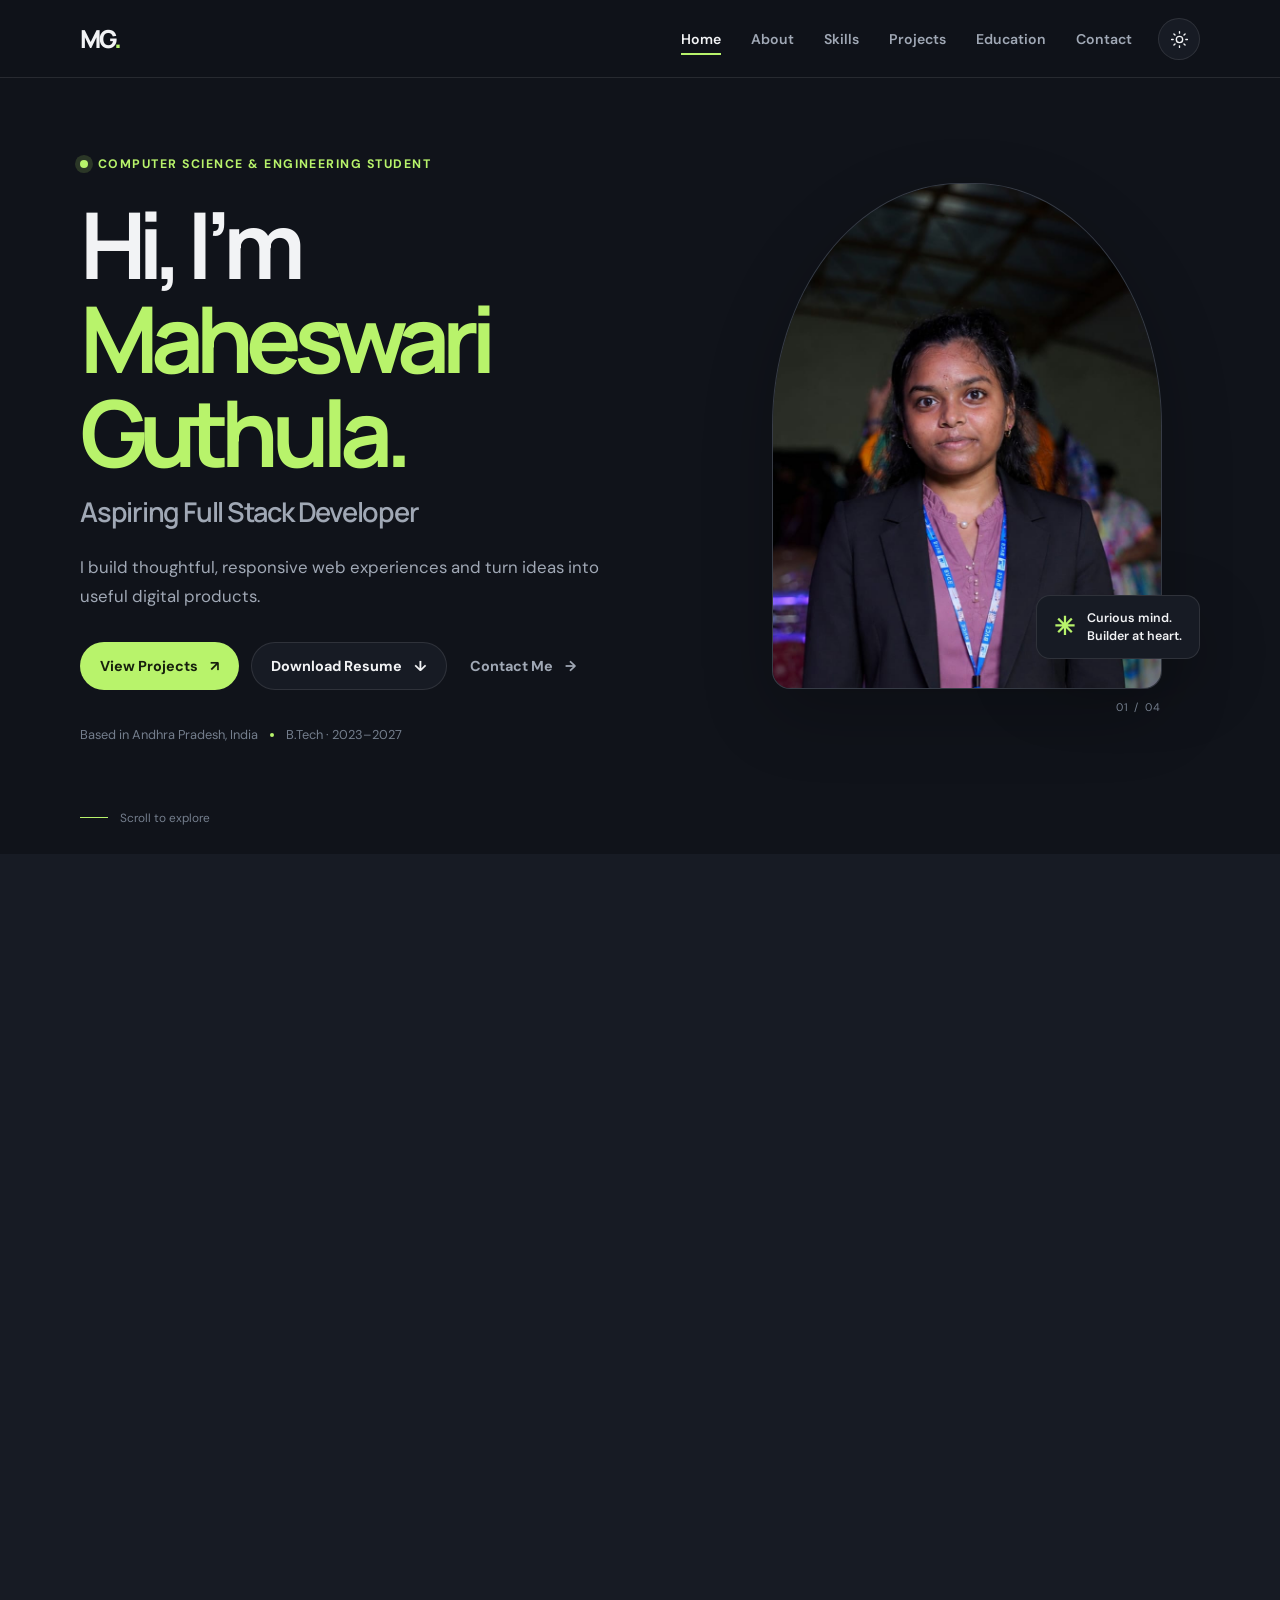
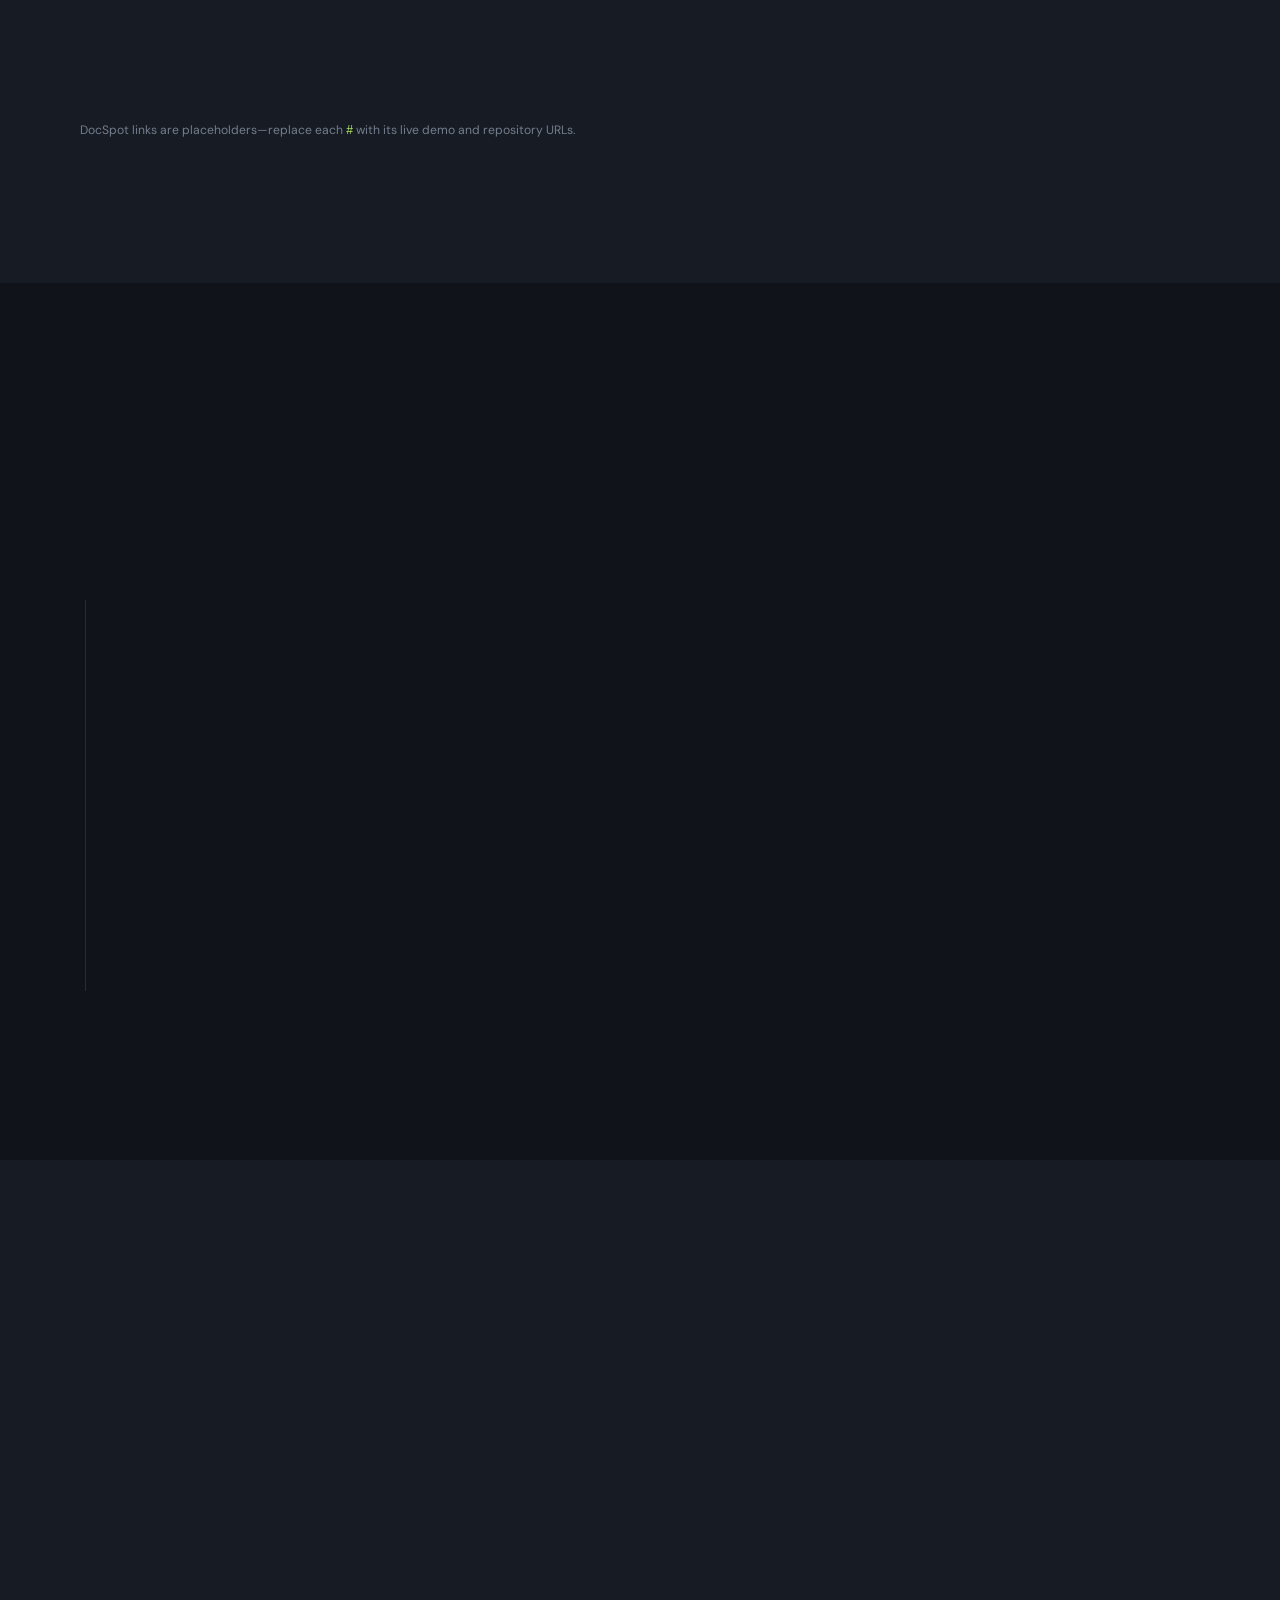
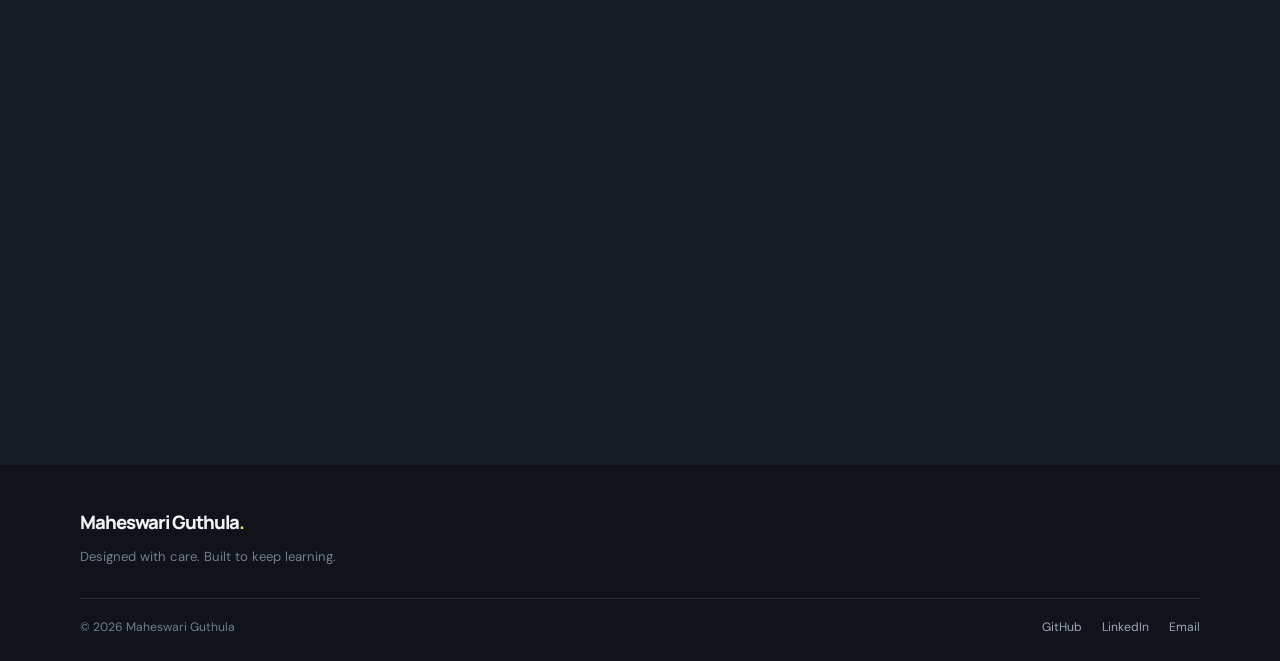
<file: index.html>
<!DOCTYPE html>
<html>
<head>
  <meta http-equiv="refresh" content="0; url=Week1_Portfolio/Week_01/">
  <title>Redirecting...</title>
</head>
<body>
  <a href="Week1_Portfolio/Week_01/">Open my portfolio</a>
</body>
</html>
</file>
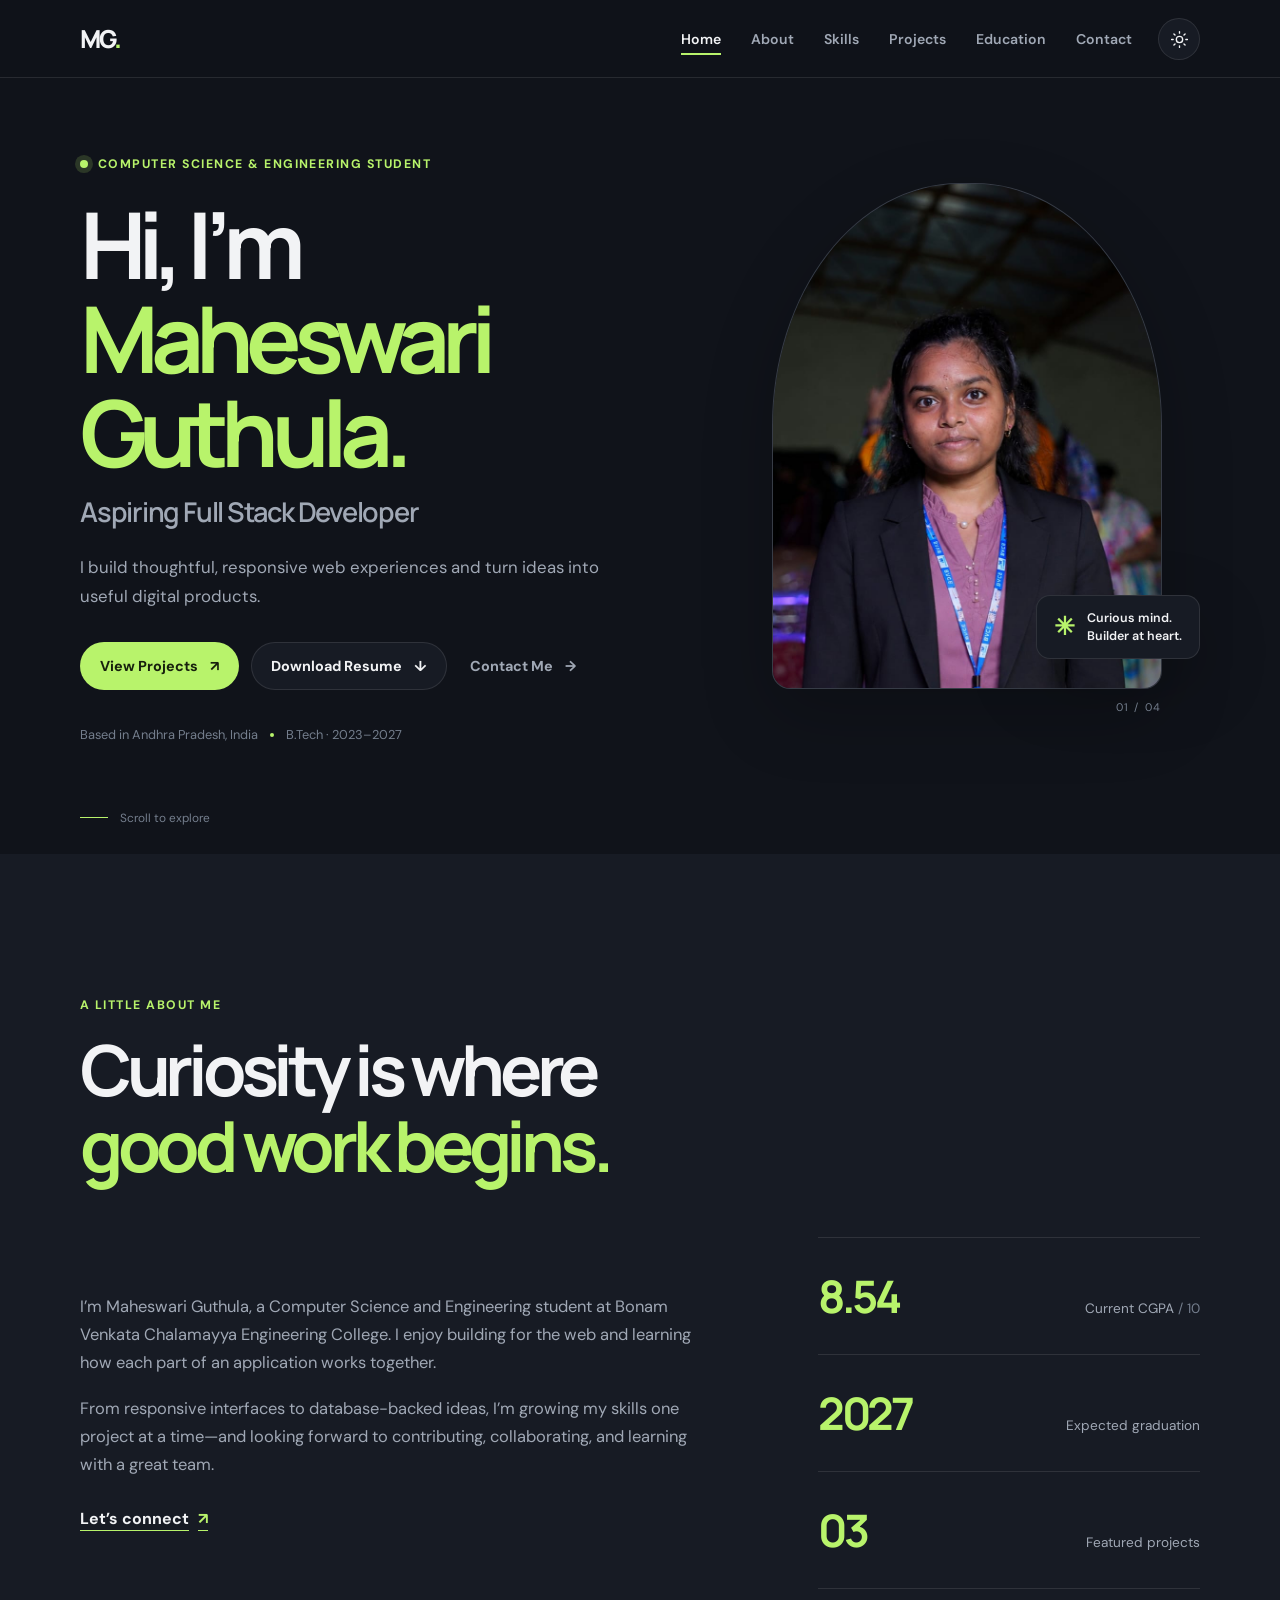
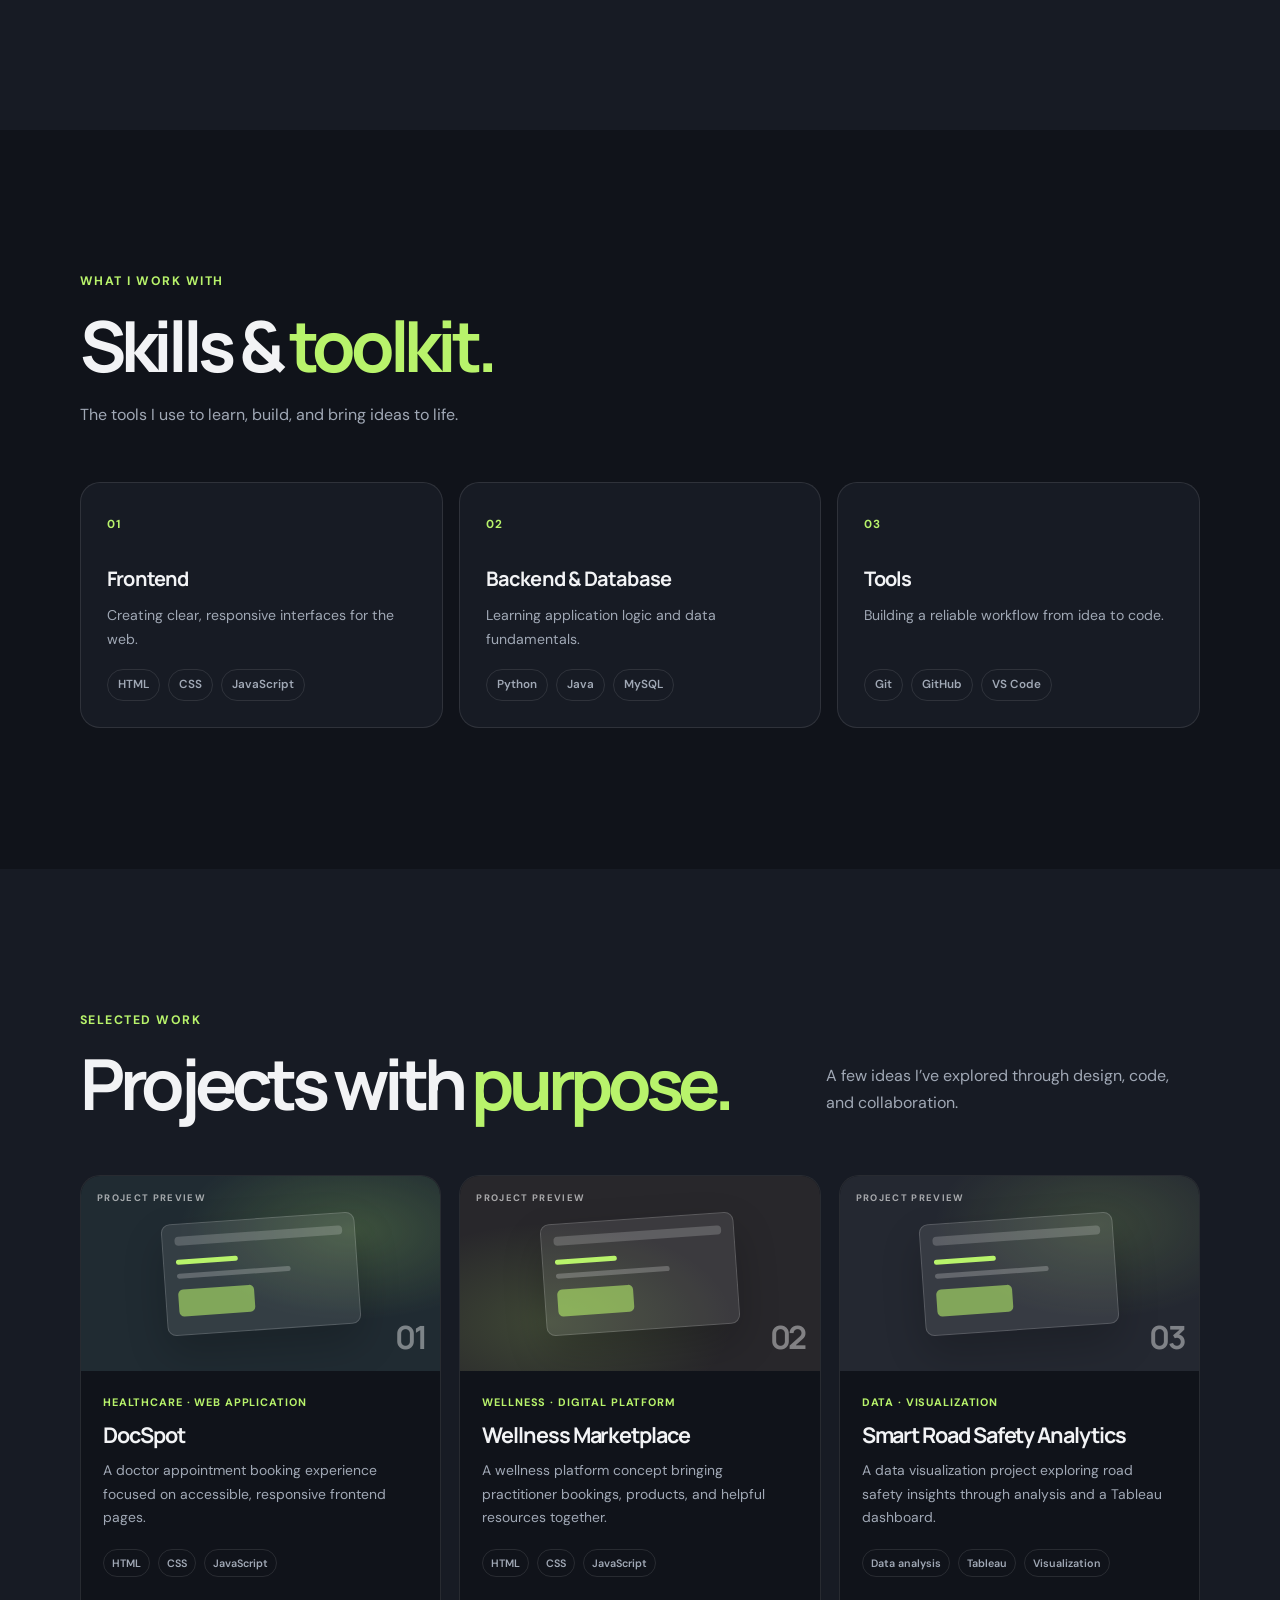
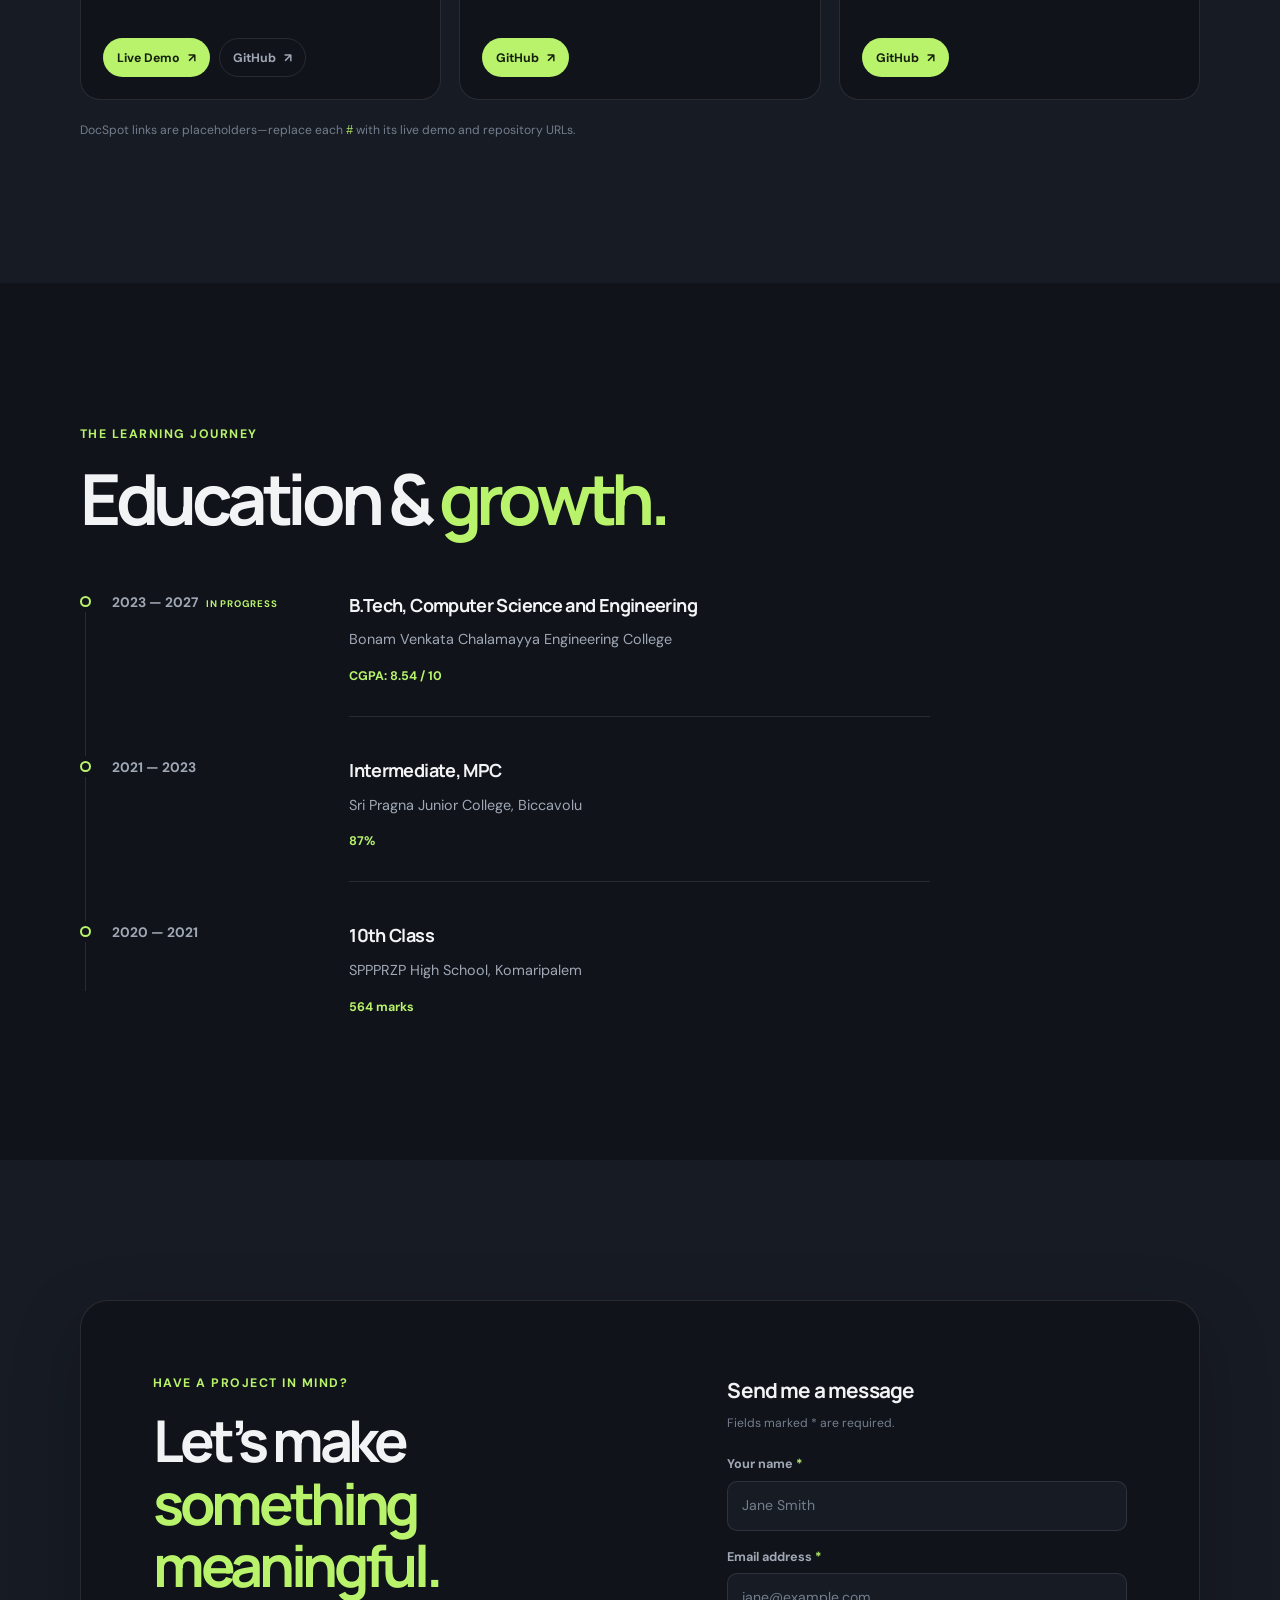
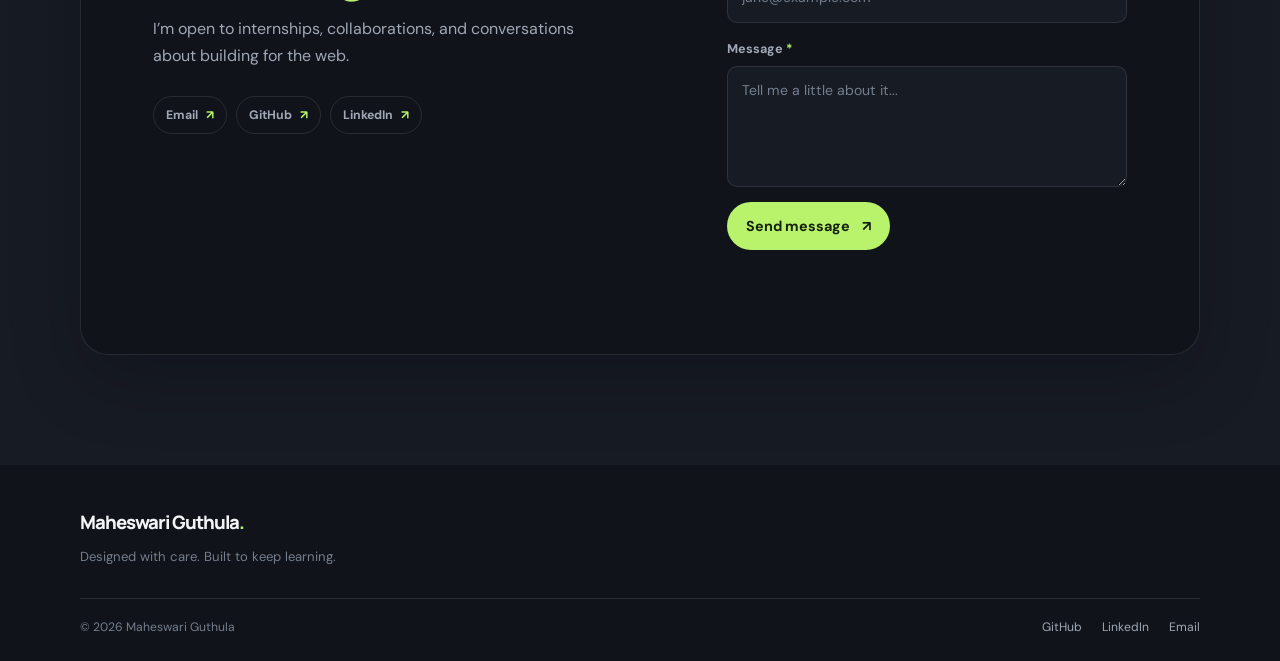
<file: Week1_Portfolio/Week_01/index.html>
<!DOCTYPE html>
<html lang="en">
<head>
    <meta charset="UTF-8">
    <meta name="viewport" content="width=device-width, initial-scale=1.0">
    <meta name="description" content="Maheswari Guthula is a Computer Science and Engineering student and aspiring Full Stack Developer. Explore her skills, projects, and experience.">
    <meta name="theme-color" content="#10131a">
    <title>Maheswari Guthula | Full Stack Developer Portfolio</title>
    <link rel="preconnect" href="https://fonts.googleapis.com">
    <link rel="preconnect" href="https://fonts.gstatic.com" crossorigin>
    <link href="https://fonts.googleapis.com/css2?family=DM+Sans:wght@400;500;600;700&family=Manrope:wght@400;500;600;700;800&display=swap" rel="stylesheet">
    <link rel="stylesheet" href="style.css?v=0414150">
    <script src="script.js" defer></script>
</head>
<body>
    <a class="skip-link" href="#main-content">Skip to content</a>

    <header class="site-header" id="top">
        <nav class="navbar" aria-label="Main navigation">
            <a class="logo" href="#top" aria-label="Maheswari Guthula, home">MG<span>.</span></a>

            <button class="menu-toggle" type="button" aria-label="Open navigation menu" aria-controls="primary-navigation" aria-expanded="false">
                <span></span>
                <span></span>
                <span></span>
            </button>

            <div class="nav-panel" id="primary-navigation">
                <ul class="nav-links">
                    <li><a href="#home" aria-current="location">Home</a></li>
                    <li><a href="#about">About</a></li>
                    <li><a href="#skills">Skills</a></li>
                    <li><a href="#projects">Projects</a></li>
                    <li><a href="#education">Education</a></li>
                    <li><a href="#contact">Contact</a></li>
                </ul>
                <button class="theme-toggle" type="button" aria-label="Switch to light theme" title="Switch to light theme">
                    <svg class="theme-icon theme-icon-sun" viewBox="0 0 24 24" aria-hidden="true"><circle cx="12" cy="12" r="4"></circle><path d="M12 2v2m0 16v2M4.93 4.93l1.42 1.42m11.3 11.3 1.42 1.42M2 12h2m16 0h2M4.93 19.07l1.42-1.42m11.3-11.3 1.42-1.42"></path></svg>
                    <svg class="theme-icon theme-icon-moon" viewBox="0 0 24 24" aria-hidden="true"><path d="M20.2 15.4A8.5 8.5 0 0 1 8.6 3.8 8.5 8.5 0 1 0 20.2 15.4Z"></path></svg>
                </button>
            </div>
        </nav>
    </header>

    <main id="main-content">
        <section class="hero page-section" id="home" aria-labelledby="hero-title">
            <div class="hero-inner content-width">
                <div class="hero-copy" data-reveal>
                    <p class="eyebrow"><span class="availability-dot"></span> Computer Science &amp; Engineering Student</p>
                    <h1 id="hero-title">Hi, I’m <span>Maheswari Guthula.</span></h1>
                    <p class="hero-role">Aspiring Full Stack Developer</p>
                    <p class="hero-summary">I build thoughtful, responsive web experiences and turn ideas into useful digital products.</p>
                    <div class="hero-actions">
                        <a class="button button-primary" href="#projects">View Projects <span aria-hidden="true">↗</span></a>
                        <a class="button button-secondary" href="resume.pdf" download>Download Resume <span aria-hidden="true">↓</span></a>
                        <a class="button button-text" href="#contact">Contact Me <span aria-hidden="true">→</span></a>
                    </div>
                    <div class="hero-meta">
                        <span>Based in Andhra Pradesh, India</span>
                        <span class="meta-divider" aria-hidden="true"></span>
                        <span>B.Tech · 2023–2027</span>
                    </div>
                </div>
                <div class="hero-visual" data-reveal>
                    <div class="photo-frame">
                        <img src="profile.jpeg" alt="Portrait of Maheswari Guthula" width="816" height="1230" fetchpriority="high">
                    </div>
                    <div class="photo-caption">
                        <span class="caption-mark" aria-hidden="true">✳</span>
                        <span>Curious mind.<br>Builder at heart.</span>
                    </div>
                    <span class="visual-index" aria-hidden="true">01 / 04</span>
                </div>
            </div>
            <a class="scroll-cue" href="#about"><span aria-hidden="true"></span> Scroll to explore</a>
        </section>

        <section class="section about-section page-section" id="about" aria-labelledby="about-title">
            <div class="content-width">
                <div class="section-heading" data-reveal>
                    <p class="eyebrow">A little about me</p>
                    <h2 id="about-title">Curiosity is where<br><span>good work begins.</span></h2>
                </div>
                <div class="about-layout">
                    <div class="about-copy" data-reveal>
                        <p>I’m Maheswari Guthula, a Computer Science and Engineering student at Bonam Venkata Chalamayya Engineering College. I enjoy building for the web and learning how each part of an application works together.</p>
                        <p>From responsive interfaces to database-backed ideas, I’m growing my skills one project at a time—and looking forward to contributing, collaborating, and learning with a great team.</p>
                        <a class="inline-link" href="#contact">Let’s connect <span aria-hidden="true">↗</span></a>
                    </div>
                    <div class="about-facts" data-reveal>
                        <div class="fact">
                            <span class="fact-number">8.54</span>
                            <span class="fact-label">Current CGPA <span>/ 10</span></span>
                        </div>
                        <div class="fact">
                            <span class="fact-number">2027</span>
                            <span class="fact-label">Expected graduation</span>
                        </div>
                        <div class="fact">
                            <span class="fact-number">03</span>
                            <span class="fact-label">Featured projects</span>
                        </div>
                    </div>
                </div>
            </div>
        </section>

        <section class="section skills-section page-section" id="skills" aria-labelledby="skills-title">
            <div class="content-width">
                <div class="section-heading" data-reveal>
                    <p class="eyebrow">What I work with</p>
                    <h2 id="skills-title">Skills &amp; <span>toolkit.</span></h2>
                    <p class="section-intro">The tools I use to learn, build, and bring ideas to life.</p>
                </div>
                <div class="skills-grid">
                    <article class="skill-group" data-reveal>
                        <span class="skill-index">01</span>
                        <h3>Frontend</h3>
                        <p>Creating clear, responsive interfaces for the web.</p>
                        <ul class="badge-list" aria-label="Frontend skills">
                            <li>HTML</li><li>CSS</li><li>JavaScript</li>
                        </ul>
                    </article>
                    <article class="skill-group" data-reveal>
                        <span class="skill-index">02</span>
                        <h3>Backend &amp; Database</h3>
                        <p>Learning application logic and data fundamentals.</p>
                        <ul class="badge-list" aria-label="Backend and database skills">
                            <li>Python</li><li>Java</li><li>MySQL</li>
                        </ul>
                    </article>
                    <article class="skill-group" data-reveal>
                        <span class="skill-index">03</span>
                        <h3>Tools</h3>
                        <p>Building a reliable workflow from idea to code.</p>
                        <ul class="badge-list" aria-label="Tools">
                            <li>Git</li><li>GitHub</li><li>VS Code</li>
                        </ul>
                    </article>
                </div>
            </div>
        </section>

        <section class="section projects-section page-section" id="projects" aria-labelledby="projects-title">
            <div class="content-width">
                <div class="section-heading section-heading-row" data-reveal>
                    <div>
                        <p class="eyebrow">Selected work</p>
                        <h2 id="projects-title">Projects with <span>purpose.</span></h2>
                    </div>
                    <p class="section-intro">A few ideas I’ve explored through design, code, and collaboration.</p>
                </div>
                <div class="projects-grid">
                    <article class="project-card" data-reveal>
                        <div class="project-preview preview-docspot" role="img" aria-label="Screenshot placeholder for the DocSpot project">
                            <span class="preview-label">PROJECT PREVIEW</span>
                            <div class="preview-window" aria-hidden="true">
                                <span class="preview-window-bar"></span>
                                <span class="preview-line preview-line-short"></span>
                                <span class="preview-line"></span>
                                <span class="preview-block"></span>
                            </div>
                            <span class="project-number">01</span>
                        </div>
                        <div class="project-content">
                            <p class="project-type">Healthcare · Web application</p>
                            <h3>DocSpot</h3>
                            <p>A doctor appointment booking experience focused on accessible, responsive frontend pages.</p>
                            <ul class="tag-list" aria-label="Technologies used"><li>HTML</li><li>CSS</li><li>JavaScript</li></ul>
                            <div class="project-actions">
                                <a class="project-button project-button-primary" href="#" aria-label="DocSpot live demo placeholder">Live Demo <span aria-hidden="true">↗</span></a>
                                <a class="project-button" href="#" aria-label="DocSpot GitHub placeholder">GitHub <span aria-hidden="true">↗</span></a>
                            </div>
                        </div>
                    </article>

                    <article class="project-card" data-reveal>
                        <div class="project-preview preview-wellness" role="img" aria-label="Screenshot placeholder for the Wellness Marketplace project">
                            <span class="preview-label">PROJECT PREVIEW</span>
                            <div class="preview-window" aria-hidden="true">
                                <span class="preview-window-bar"></span>
                                <span class="preview-line preview-line-short"></span>
                                <span class="preview-line"></span>
                                <span class="preview-block"></span>
                            </div>
                            <span class="project-number">02</span>
                        </div>
                        <div class="project-content">
                            <p class="project-type">Wellness · Digital platform</p>
                            <h3>Wellness Marketplace</h3>
                            <p>A wellness platform concept bringing practitioner bookings, products, and helpful resources together.</p>
                            <ul class="tag-list" aria-label="Technologies used"><li>HTML</li><li>CSS</li><li>JavaScript</li></ul>
                            <div class="project-actions">
                                <a class="project-button project-button-primary" href="https://github.com/springboardmentor12011/wellness_marketplace_team1_frontend" target="_blank" rel="noopener noreferrer" aria-label="Wellness Marketplace on GitHub">GitHub <span aria-hidden="true">↗</span></a>
                            </div>
                        </div>
                    </article>

                    <article class="project-card" data-reveal>
                        <div class="project-preview preview-safety" role="img" aria-label="Screenshot placeholder for the Smart Road Safety Analytics project">
                            <span class="preview-label">PROJECT PREVIEW</span>
                            <div class="preview-window" aria-hidden="true">
                                <span class="preview-window-bar"></span>
                                <span class="preview-line preview-line-short"></span>
                                <span class="preview-line"></span>
                                <span class="preview-block"></span>
                            </div>
                            <span class="project-number">03</span>
                        </div>
                        <div class="project-content">
                            <p class="project-type">Data · Visualization</p>
                            <h3>Smart Road Safety Analytics</h3>
                            <p>A data visualization project exploring road safety insights through analysis and a Tableau dashboard.</p>
                            <ul class="tag-list" aria-label="Technologies used"><li>Data analysis</li><li>Tableau</li><li>Visualization</li></ul>
                            <div class="project-actions">
                                <a class="project-button project-button-primary" href="https://github.com/maheswari543/Smart-Road-Safety-Analytics" target="_blank" rel="noopener noreferrer" aria-label="Smart Road Safety Analytics on GitHub">GitHub <span aria-hidden="true">↗</span></a>
                            </div>
                        </div>
                    </article>
                </div>
                <p class="placeholder-note">DocSpot links are placeholders—replace each <code>#</code> with its live demo and repository URLs.</p>
            </div>
        </section>

        <section class="section education-section page-section" id="education" aria-labelledby="education-title">
            <div class="content-width">
                <div class="section-heading" data-reveal>
                    <p class="eyebrow">The learning journey</p>
                    <h2 id="education-title">Education &amp; <span>growth.</span></h2>
                </div>
                <ol class="education-timeline">
                    <li class="education-item" data-reveal>
                        <span class="timeline-marker" aria-hidden="true"></span>
                        <div class="education-date">2023 — 2027 <span>IN PROGRESS</span></div>
                        <div class="education-details">
                            <h3>B.Tech, Computer Science and Engineering</h3>
                            <p>Bonam Venkata Chalamayya Engineering College</p>
                            <span class="education-result">CGPA: 8.54 / 10</span>
                        </div>
                    </li>
                    <li class="education-item" data-reveal>
                        <span class="timeline-marker" aria-hidden="true"></span>
                        <div class="education-date">2021 — 2023</div>
                        <div class="education-details">
                            <h3>Intermediate, MPC</h3>
                            <p>Sri Pragna Junior College, Biccavolu</p>
                            <span class="education-result">87%</span>
                        </div>
                    </li>
                    <li class="education-item" data-reveal>
                        <span class="timeline-marker" aria-hidden="true"></span>
                        <div class="education-date">2020 — 2021</div>
                        <div class="education-details">
                            <h3>10th Class</h3>
                            <p>SPPPRZP High School, Komaripalem</p>
                            <span class="education-result">564 marks</span>
                        </div>
                    </li>
                </ol>
            </div>
        </section>

        <section class="section contact-section page-section" id="contact" aria-labelledby="contact-title">
            <div class="content-width">
                <div class="contact-panel" data-reveal>
                    <div class="contact-copy">
                        <p class="eyebrow">Have a project in mind?</p>
                        <h2 id="contact-title">Let’s make<br><span>something meaningful.</span></h2>
                        <p>I’m open to internships, collaborations, and conversations about building for the web.</p>
                        <div class="contact-links">
                            <a href="mailto:maheswariguttula112@gmail.com">Email <span aria-hidden="true">↗</span></a>
                            <a href="https://github.com/maheswari543" target="_blank" rel="noopener noreferrer">GitHub <span aria-hidden="true">↗</span></a>
                            <a href="https://www.linkedin.com/in/maheswari-guttula-757a3a365/" target="_blank" rel="noopener noreferrer">LinkedIn <span aria-hidden="true">↗</span></a>
                        </div>
                    </div>
                    <form class="contact-form" id="contact-form" action="https://formspree.io/f/YOUR_FORM_ID" method="POST">
                        <div class="form-heading">
                            <h3>Send me a message</h3>
                            <p>Fields marked * are required.</p>
                        </div>
                        <label for="name">Your name <span>*</span></label>
                        <input id="name" name="name" type="text" autocomplete="name" placeholder="Jane Smith" required>
                        <label for="email">Email address <span>*</span></label>
                        <input id="email" name="email" type="email" autocomplete="email" placeholder="jane@example.com" required>
                        <label for="message">Message <span>*</span></label>
                        <textarea id="message" name="message" rows="4" placeholder="Tell me a little about it..." required></textarea>
                        <button class="button button-primary form-submit" type="submit">Send message <span aria-hidden="true">↗</span></button>
                        <p class="form-status" id="form-status" role="status" aria-live="polite"></p>
                        <input type="hidden" name="_subject" value="New portfolio message">
                    </form>
                </div>
            </div>
        </section>
    </main>

    <footer class="site-footer">
        <div class="footer-inner content-width">
            <a class="footer-brand" href="#top">Maheswari Guthula<span>.</span></a>
            <p>Designed with care. Built to keep learning.</p>
            <div class="footer-bottom">
                <span>© <span id="current-year">2026</span> Maheswari Guthula</span>
                <div class="footer-links">
                    <a href="https://github.com/maheswari543" target="_blank" rel="noopener noreferrer">GitHub</a>
                    <a href="https://www.linkedin.com/in/maheswari-guttula-757a3a365/" target="_blank" rel="noopener noreferrer">LinkedIn</a>
                    <a href="mailto:maheswariguttula112@gmail.com">Email</a>
                </div>
            </div>
        </div>
    </footer>

    <a class="back-to-top" href="#top" aria-label="Back to top" title="Back to top">
        <svg viewBox="0 0 24 24" aria-hidden="true"><path d="m6 14 6-6 6 6"></path></svg>
    </a>
</body>
</html>
</file>
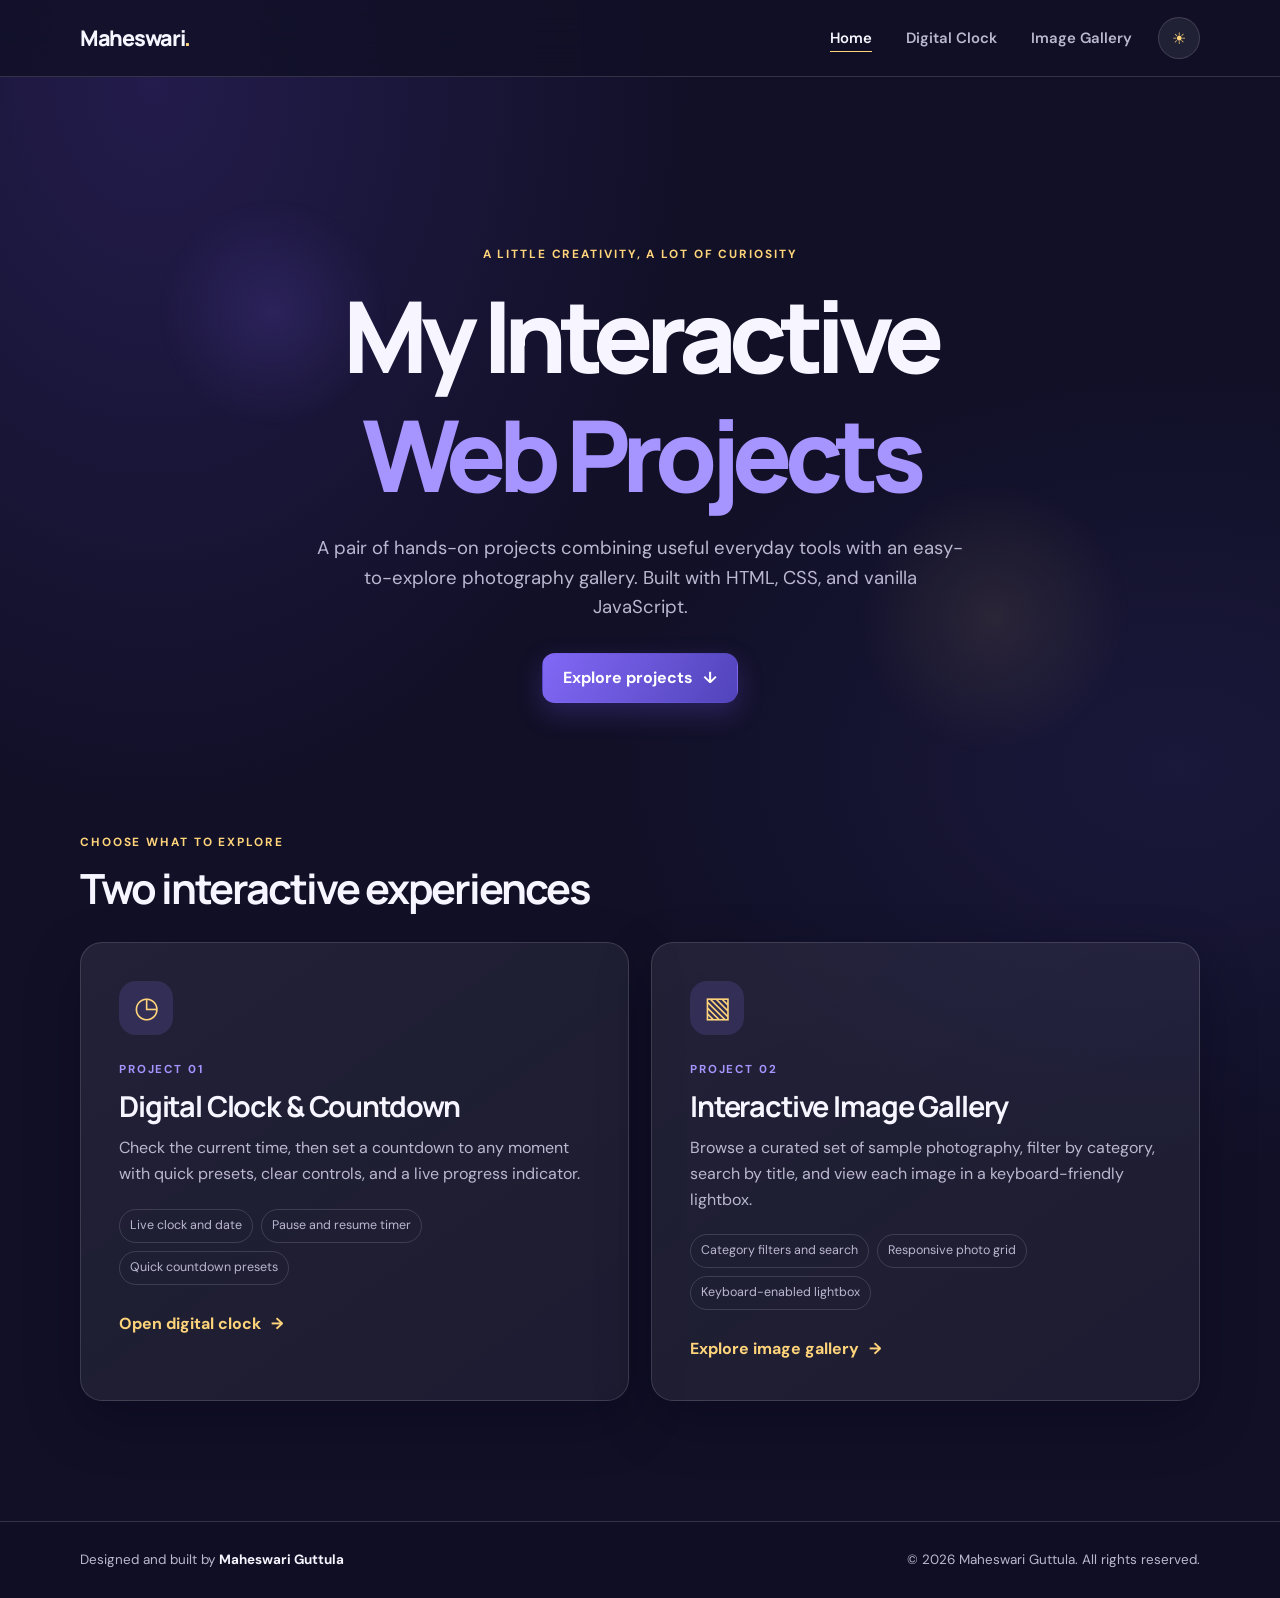
<file: Week1_Portfolio/Week_02/index.html>
<!DOCTYPE html>
<html lang="en">
<head>
    <meta charset="UTF-8">
    <meta name="viewport" content="width=device-width, initial-scale=1.0">
    <meta name="description" content="Explore Maheswari Guttula's interactive digital clock, countdown timer, and photography gallery projects.">
    <meta name="theme-color" content="#17132f">
    <title>My Interactive Web Projects | Maheswari Guttula</title>
    <link rel="preconnect" href="https://fonts.googleapis.com">
    <link rel="preconnect" href="https://fonts.gstatic.com" crossorigin>
    <link href="https://fonts.googleapis.com/css2?family=DM+Sans:wght@400;500;600;700&family=Manrope:wght@500;600;700;800&display=swap" rel="stylesheet">
    <link rel="stylesheet" href="css/style.css">
    <script src="js/main.js" defer></script>
</head>
<body>
    <header class="site-header">
        <nav class="navbar container" aria-label="Main navigation">
            <a class="brand" href="index.html">Maheswari<span>.</span></a>
            <button class="menu-toggle" type="button" aria-expanded="false" aria-controls="site-navigation" aria-label="Open navigation menu">
                <span></span><span></span><span></span>
            </button>
            <div class="nav-panel" id="site-navigation">
                <ul class="nav-links">
                    <li><a href="index.html" aria-current="page">Home</a></li>
                    <li><a href="clock.html">Digital Clock</a></li>
                    <li><a href="gallery.html">Image Gallery</a></li>
                </ul>
                <button class="theme-toggle" type="button" aria-label="Switch to light theme" title="Switch theme">☀</button>
            </div>
        </nav>
    </header>

    <main>
        <section class="hero container" aria-labelledby="hero-title">
            <p class="eyebrow">A little creativity, a lot of curiosity</p>
            <h1 id="hero-title">My Interactive<br><span>Web Projects</span></h1>
            <p class="hero-copy">A pair of hands-on projects combining useful everyday tools with an easy-to-explore photography gallery. Built with HTML, CSS, and vanilla JavaScript.</p>
            <a class="button button-primary" href="#projects">Explore projects <span aria-hidden="true">↓</span></a>
            <div class="hero-orb hero-orb-one" aria-hidden="true"></div>
            <div class="hero-orb hero-orb-two" aria-hidden="true"></div>
        </section>

        <section class="projects-section container" id="projects" aria-labelledby="projects-title">
            <div class="section-heading">
                <p class="eyebrow">Choose what to explore</p>
                <h2 id="projects-title">Two interactive experiences</h2>
            </div>
            <div class="project-grid">
                <article class="project-card project-card-clock">
                    <div class="project-icon" aria-hidden="true">◷</div>
                    <p class="project-number">PROJECT 01</p>
                    <h3>Digital Clock &amp; Countdown</h3>
                    <p>Check the current time, then set a countdown to any moment with quick presets, clear controls, and a live progress indicator.</p>
                    <ul class="feature-list" aria-label="Clock project features">
                        <li>Live clock and date</li><li>Pause and resume timer</li><li>Quick countdown presets</li>
                    </ul>
                    <a class="text-link" href="clock.html">Open digital clock <span aria-hidden="true">→</span></a>
                </article>
                <article class="project-card project-card-gallery">
                    <div class="project-icon" aria-hidden="true">▧</div>
                    <p class="project-number">PROJECT 02</p>
                    <h3>Interactive Image Gallery</h3>
                    <p>Browse a curated set of sample photography, filter by category, search by title, and view each image in a keyboard-friendly lightbox.</p>
                    <ul class="feature-list" aria-label="Gallery project features">
                        <li>Category filters and search</li><li>Responsive photo grid</li><li>Keyboard-enabled lightbox</li>
                    </ul>
                    <a class="text-link" href="gallery.html">Explore image gallery <span aria-hidden="true">→</span></a>
                </article>
            </div>
        </section>
    </main>

    <footer class="site-footer">
        <div class="container footer-inner">
            <p>Designed and built by <strong>Maheswari Guttula</strong></p>
            <p>© <span data-current-year>2026</span> Maheswari Guttula. All rights reserved.</p>
        </div>
    </footer>
</body>
</html>
</file>
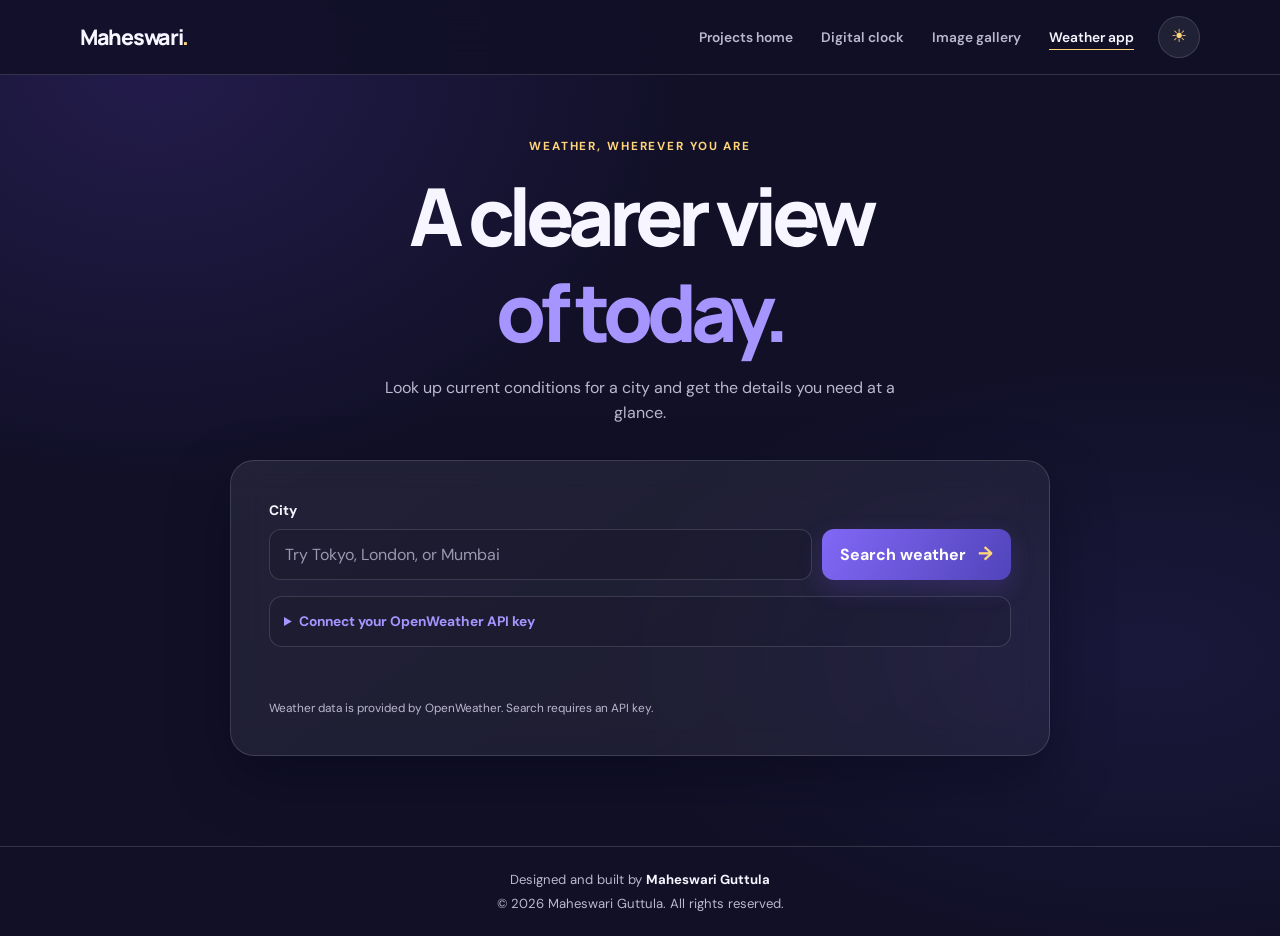
<file: Week1_Portfolio/Week_03/index.html>
<!DOCTYPE html>
<html lang="en">
<head>
    <meta charset="UTF-8">
    <meta name="viewport" content="width=device-width, initial-scale=1.0">
    <meta name="description" content="Look up current weather conditions, temperature, humidity, and wind for a city.">
    <meta name="theme-color" content="#17132f">
    <title>Weather App | Maheswari Guttula</title>
    <link rel="preconnect" href="https://fonts.googleapis.com">
    <link rel="preconnect" href="https://fonts.gstatic.com" crossorigin>
    <link href="https://fonts.googleapis.com/css2?family=DM+Sans:wght@400;500;600;700&family=Manrope:wght@500;600;700;800&display=swap" rel="stylesheet">
    <link rel="stylesheet" href="style.css">
    <script src="script.js" defer></script>
</head>
<body>
    <header class="site-header">
        <nav class="navbar" aria-label="Main navigation">
            <a class="brand" href="index.html">Maheswari<span>.</span></a>
            <button class="menu-toggle" type="button" aria-expanded="false" aria-controls="site-navigation" aria-label="Open navigation menu">
                <span></span><span></span><span></span>
            </button>
            <div class="nav-panel" id="site-navigation">
                <ul class="nav-links">
                    <li><a href="../Week_02/index.html">Projects home</a></li>
                    <li><a href="../Week_02/clock.html">Digital clock</a></li>
                    <li><a href="../Week_02/gallery.html">Image gallery</a></li>
                    <li><a href="index.html" aria-current="page">Weather app</a></li>
                </ul>
                <button class="theme-toggle" type="button" aria-label="Switch to light theme" title="Switch theme">☀</button>
            </div>
        </nav>
    </header>

    <main class="weather-main">
        <section class="weather-shell" aria-labelledby="page-title">
            <div class="page-intro">
                <p class="eyebrow">Weather, wherever you are</p>
                <h1 id="page-title">A clearer view<br><span>of today.</span></h1>
                <p class="intro-copy">Look up current conditions for a city and get the details you need at a glance.</p>
            </div>

            <section class="weather-card" aria-label="City weather search">
                <form id="weatherForm" class="search-form">
                    <label for="cityInput">City</label>
                    <div class="search-box">
                        <input type="text" id="cityInput" name="city" placeholder="Try Tokyo, London, or Mumbai" autocomplete="address-level2" required>
                        <button id="searchBtn" class="search-button" type="submit">
                            <span class="search-button-text">Search weather</span>
                            <span class="button-arrow" aria-hidden="true">→</span>
                        </button>
                    </div>
                </form>

                <details class="api-key-details">
                    <summary>Connect your OpenWeather API key</summary>
                    <label for="apiKeyInput">OpenWeather API key</label>
                    <input type="password" id="apiKeyInput" autocomplete="off" spellcheck="false" placeholder="Paste your API key">
                    <p>Your key stays in this page and is sent to OpenWeather with each search. It is not saved by this app.</p>
                </details>

                <p id="errorMessage" class="error-message" role="alert" aria-live="assertive"></p>
                <p id="loadingMessage" class="loading-message" role="status" aria-live="polite" hidden>Looking up current conditions…</p>

                <section id="weatherResult" class="weather-result" aria-labelledby="cityName" aria-live="polite" hidden>
                    <div class="weather-overview">
                        <div>
                            <p class="result-eyebrow">Current conditions</p>
                            <h2 id="cityName"></h2>
                            <p id="condition" class="condition"></p>
                        </div>
                        <div class="weather-icon" id="weatherIcon" aria-hidden="true">☀</div>
                    </div>
                    <div class="temperature-row">
                        <p id="temperature" class="temperature"></p>
                        <p class="temperature-caption">Air temperature</p>
                    </div>
                    <dl class="weather-details">
                        <div class="detail-box">
                            <dt><span aria-hidden="true">◌</span> Humidity</dt>
                            <dd id="humidity"></dd>
                        </div>
                        <div class="detail-box">
                            <dt><span aria-hidden="true">≈</span> Feels like</dt>
                            <dd id="feelsLike"></dd>
                        </div>
                        <div class="detail-box">
                            <dt><span aria-hidden="true">↗</span> Wind</dt>
                            <dd id="wind"></dd>
                        </div>
                    </dl>
                </section>
                <p class="privacy-note">Weather data is provided by OpenWeather. Search requires an API key.</p>
            </section>
        </section>
    </main>

    <footer class="site-footer">
        <p>Designed and built by <strong>Maheswari Guttula</strong></p>
        <p>© <span id="currentYear">2026</span> Maheswari Guttula. All rights reserved.</p>
    </footer>
</body>
</html>
</file>
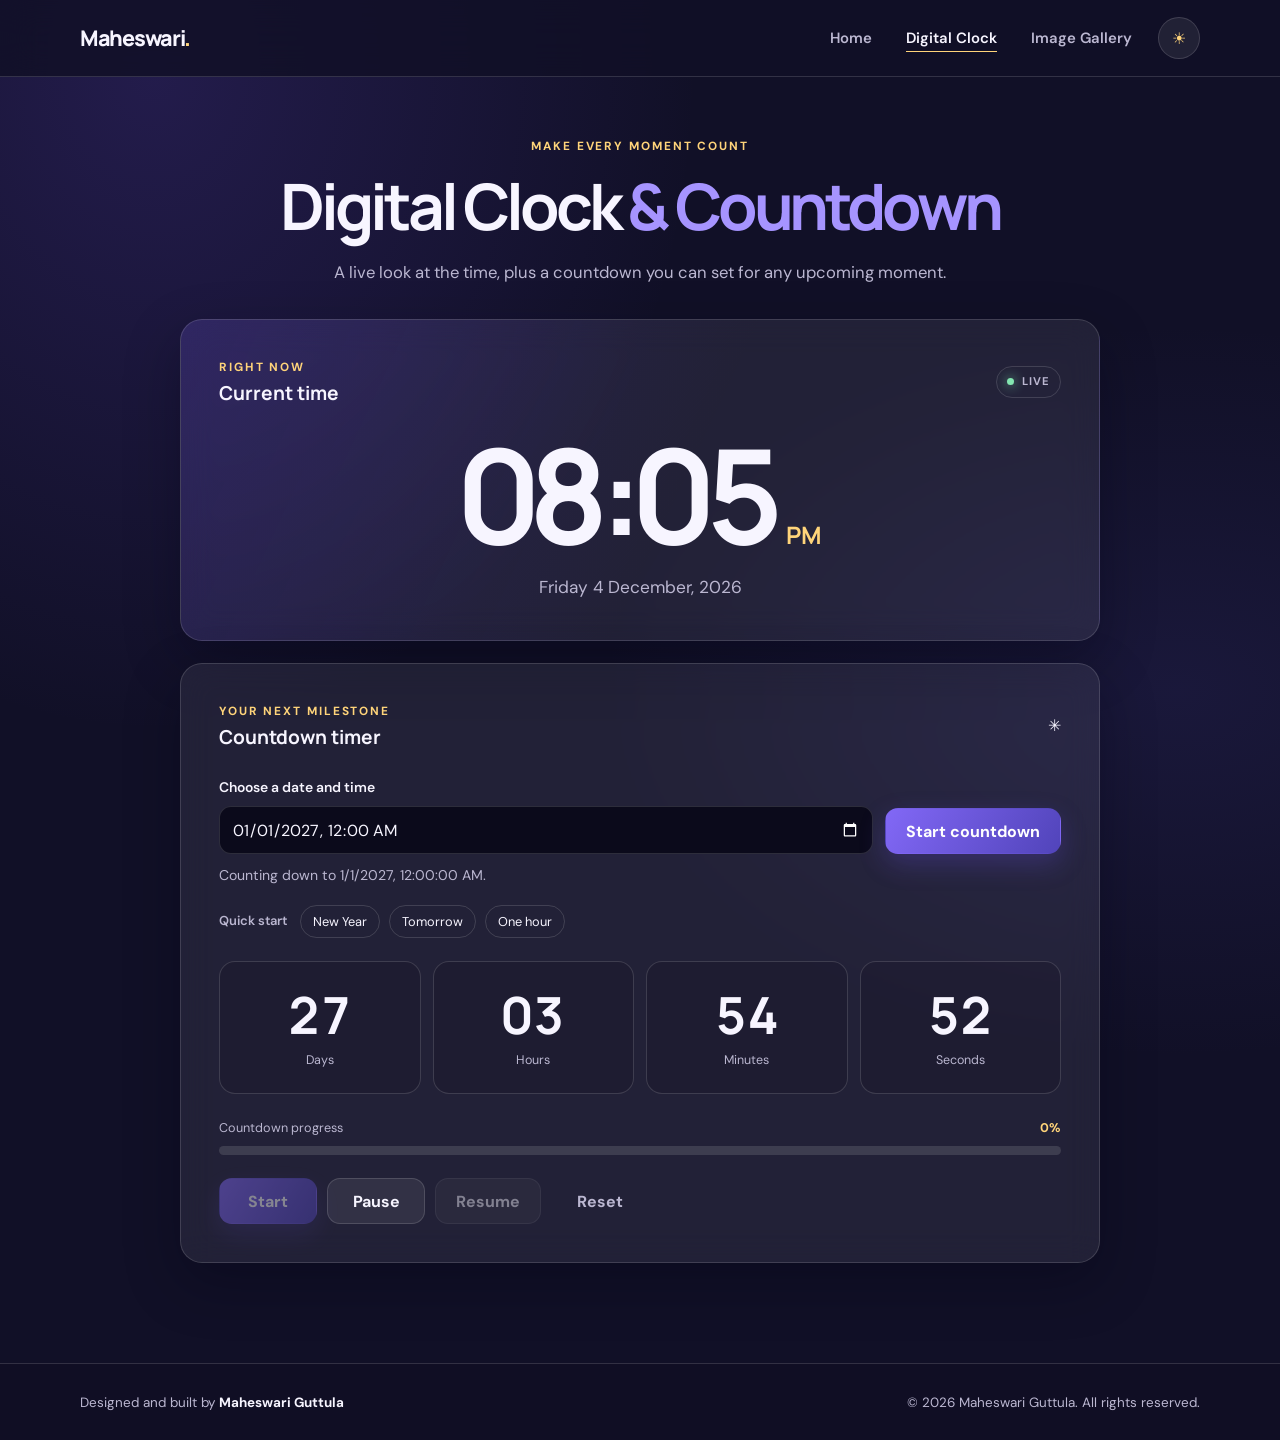
<file: Week1_Portfolio/Week_02/clock.html>
<!DOCTYPE html>
<html lang="en">
<head>
    <meta charset="UTF-8">
    <meta name="viewport" content="width=device-width, initial-scale=1.0">
    <meta name="description" content="A live digital clock and a flexible countdown timer with quick presets.">
    <meta name="theme-color" content="#17132f">
    <title>Digital Clock &amp; Countdown | Maheswari Guttula</title>
    <link rel="preconnect" href="https://fonts.googleapis.com">
    <link rel="preconnect" href="https://fonts.gstatic.com" crossorigin>
    <link href="https://fonts.googleapis.com/css2?family=DM+Sans:wght@400;500;600;700&family=Manrope:wght@500;600;700;800&display=swap" rel="stylesheet">
    <link rel="stylesheet" href="css/style.css">
    <link rel="stylesheet" href="css/clock.css">
    <script src="js/main.js" defer></script>
    <script src="js/clock.js" defer></script>
</head>
<body>
    <header class="site-header">
        <nav class="navbar container" aria-label="Main navigation">
            <a class="brand" href="index.html">Maheswari<span>.</span></a>
            <button class="menu-toggle" type="button" aria-expanded="false" aria-controls="site-navigation" aria-label="Open navigation menu">
                <span></span><span></span><span></span>
            </button>
            <div class="nav-panel" id="site-navigation">
                <ul class="nav-links">
                    <li><a href="index.html">Home</a></li>
                    <li><a href="clock.html" aria-current="page">Digital Clock</a></li>
                    <li><a href="gallery.html">Image Gallery</a></li>
                </ul>
                <button class="theme-toggle" type="button" aria-label="Switch to light theme" title="Switch theme">☀</button>
            </div>
        </nav>
    </header>

    <main class="page-main container clock-page">
        <section class="page-intro" aria-labelledby="page-title">
            <p class="eyebrow">Make every moment count</p>
            <h1 id="page-title">Digital Clock <span>&amp; Countdown</span></h1>
            <p>A live look at the time, plus a countdown you can set for any upcoming moment.</p>
        </section>

        <section class="glass-card live-clock-card" aria-labelledby="clock-heading">
            <div class="card-heading">
                <div><p class="eyebrow">Right now</p><h2 id="clock-heading">Current time</h2></div>
                <span class="live-indicator"><span aria-hidden="true"></span> LIVE</span>
            </div>
            <div class="clock-reading" aria-label="Current local time">
                <time id="clock-time">00:00</time>
                <span id="clock-period" class="clock-period">AM</span>
            </div>
            <p id="clock-date" class="clock-date" aria-live="off"></p>
        </section>

        <section class="glass-card countdown-card" aria-labelledby="countdown-heading">
            <div class="card-heading">
                <div><p class="eyebrow">Your next milestone</p><h2 id="countdown-heading">Countdown timer</h2></div>
                <span class="timer-icon" aria-hidden="true">✳</span>
            </div>

            <form id="countdown-form" class="countdown-form" novalidate>
                <div class="date-field">
                    <label for="target-date">Choose a date and time</label>
                    <input id="target-date" name="targetDate" type="datetime-local" required>
                </div>
                <button class="button button-primary" id="start-button" type="submit">Start countdown</button>
            </form>
            <p class="field-message" id="countdown-message" role="status" aria-live="polite">Choose a date and time, or pick a quick option.</p>

            <div class="quick-options" aria-label="Quick countdown options">
                <span>Quick start</span>
                <button class="quick-button" type="button" data-quick="new-year">New Year</button>
                <button class="quick-button" type="button" data-quick="tomorrow">Tomorrow</button>
                <button class="quick-button" type="button" data-quick="hour">One hour</button>
            </div>

            <div class="countdown-units" aria-label="Time remaining" aria-live="off">
                <div class="time-unit"><strong id="days">00</strong><span>Days</span></div>
                <div class="time-unit"><strong id="hours">00</strong><span>Hours</span></div>
                <div class="time-unit"><strong id="minutes">00</strong><span>Minutes</span></div>
                <div class="time-unit"><strong id="seconds">00</strong><span>Seconds</span></div>
            </div>

            <div class="progress-section">
                <div class="progress-label"><span>Countdown progress</span><span id="progress-value">0%</span></div>
                <div class="progress-track" id="countdown-progress" role="progressbar" aria-label="Countdown elapsed" aria-valuemin="0" aria-valuemax="100" aria-valuenow="0">
                    <span id="progress-fill"></span>
                </div>
            </div>

            <div class="timer-controls" aria-label="Countdown controls">
                <button class="button button-primary" id="timer-start" type="button">Start</button>
                <button class="button button-secondary" id="timer-pause" type="button" disabled>Pause</button>
                <button class="button button-secondary" id="timer-resume" type="button" disabled>Resume</button>
                <button class="button button-quiet" id="timer-reset" type="button">Reset</button>
            </div>
        </section>
    </main>

    <footer class="site-footer"><div class="container footer-inner"><p>Designed and built by <strong>Maheswari Guttula</strong></p><p>© <span data-current-year>2026</span> Maheswari Guttula. All rights reserved.</p></div></footer>
</body>
</html>
</file>
<file: Week1_Portfolio/Week_01/style.css>
:root {
    color-scheme: dark;
    --page: #10131a;
    --surface: #171b24;
    --surface-raised: #1c212c;
    --surface-soft: #202631;
    --ink: #f2f3f5;
    --muted: #a0a8b5;
    --subtle: #747e8d;
    --line: rgba(255, 255, 255, 0.1);
    --accent: #b8f36b;
    --accent-ink: #17200d;
    --header: rgba(16, 19, 26, 0.78);
    --shadow: 0 24px 70px rgba(0, 0, 0, 0.22);
    --radius: 20px;
    --content: 1120px;
}

[data-theme="light"] {
    color-scheme: light;
    --page: #f7f8f5;
    --surface: #ffffff;
    --surface-raised: #ffffff;
    --surface-soft: #eef1e9;
    --ink: #1c2119;
    --muted: #5c6559;
    --subtle: #798274;
    --line: rgba(30, 40, 24, 0.12);
    --accent: #5b8e25;
    --accent-ink: #ffffff;
    --header: rgba(247, 248, 245, 0.82);
    --shadow: 0 24px 70px rgba(30, 40, 24, 0.09);
}

* {
    box-sizing: border-box;
}

html {
    scroll-behavior: smooth;
    scroll-padding-top: 92px;
}

body {
    min-width: 320px;
    margin: 0;
    background: var(--page);
    color: var(--ink);
    font-family: "DM Sans", sans-serif;
    font-size: 16px;
    line-height: 1.7;
    transition: background-color 220ms ease, color 220ms ease;
}

body,
button,
input,
textarea {
    font-family: "DM Sans", sans-serif;
}

button,
a {
    -webkit-tap-highlight-color: transparent;
}

a {
    color: inherit;
}

button,
input,
textarea {
    font: inherit;
}

button:focus-visible,
a:focus-visible,
input:focus-visible,
textarea:focus-visible {
    outline: 3px solid var(--accent);
    outline-offset: 4px;
}

::selection {
    background: var(--accent);
    color: var(--accent-ink);
}

.content-width {
    width: min(var(--content), calc(100% - 64px));
    margin-inline: auto;
}

.skip-link {
    position: fixed;
    top: 12px;
    left: 12px;
    z-index: 100;
    padding: 10px 16px;
    transform: translateY(-160%);
    border-radius: 8px;
    background: var(--accent);
    color: var(--accent-ink);
    font-weight: 700;
    text-decoration: none;
}

.skip-link:focus {
    transform: translateY(0);
}

.site-header {
    position: sticky;
    top: 0;
    z-index: 20;
}

.navbar {
    display: flex;
    width: min(var(--content), calc(100% - 64px));
    min-height: 78px;
    align-items: center;
    justify-content: space-between;
    margin-inline: auto;
}

.site-header::before {
    position: absolute;
    z-index: -1;
    background: var(--header);
    content: "";
    inset: 0;
    backdrop-filter: blur(18px);
    -webkit-backdrop-filter: blur(18px);
    border-bottom: 1px solid var(--line);
}

.logo,
.footer-brand {
    font-family: "Manrope", sans-serif;
    font-size: 1.55rem;
    font-weight: 800;
    letter-spacing: -0.08em;
    text-decoration: none;
}

.logo span,
.footer-brand span {
    color: var(--accent);
}

.nav-panel {
    display: flex;
    align-items: center;
    gap: 26px;
}

.nav-links {
    display: flex;
    align-items: center;
    gap: clamp(16px, 2.4vw, 30px);
    margin: 0;
    padding: 0;
    list-style: none;
}

.nav-links a {
    position: relative;
    padding: 9px 0;
    color: var(--muted);
    font-size: 0.88rem;
    font-weight: 600;
    text-decoration: none;
    transition: color 180ms ease;
}

.nav-links a::after {
    position: absolute;
    right: 0;
    bottom: 2px;
    left: 0;
    height: 2px;
    transform: scaleX(0);
    transform-origin: left;
    background: var(--accent);
    content: "";
    transition: transform 180ms ease;
}

.nav-links a:hover,
.nav-links a[aria-current="location"] {
    color: var(--ink);
}

.nav-links a:hover::after,
.nav-links a[aria-current="location"]::after {
    transform: scaleX(1);
}

.theme-toggle,
.menu-toggle {
    display: grid;
    flex: 0 0 auto;
    width: 42px;
    height: 42px;
    place-items: center;
    border: 1px solid var(--line);
    border-radius: 50%;
    background: var(--surface);
    color: var(--ink);
    cursor: pointer;
    transition: border-color 180ms ease, background 180ms ease, transform 180ms ease;
}

.theme-toggle:hover,
.menu-toggle:hover {
    transform: translateY(-2px);
    border-color: var(--accent);
}

.theme-icon {
    width: 19px;
    height: 19px;
    fill: none;
    stroke: currentColor;
    stroke-linecap: round;
    stroke-linejoin: round;
    stroke-width: 1.7;
}

.theme-icon-moon,
[data-theme="light"] .theme-icon-sun {
    display: none;
}

[data-theme="light"] .theme-icon-moon {
    display: block;
}

.menu-toggle {
    display: none;
    gap: 4px;
    padding: 10px;
    border-radius: 12px;
}

.menu-toggle span {
    display: block;
    width: 18px;
    height: 2px;
    border-radius: 2px;
    background: currentColor;
    transition: transform 180ms ease, opacity 180ms ease;
}

.menu-toggle[aria-expanded="true"] span:first-child {
    transform: translateY(6px) rotate(45deg);
}

.menu-toggle[aria-expanded="true"] span:nth-child(2) {
    opacity: 0;
}

.menu-toggle[aria-expanded="true"] span:last-child {
    transform: translateY(-6px) rotate(-45deg);
}

.hero {
    position: relative;
    display: grid;
    min-height: min(760px, calc(100svh - 78px));
    align-items: center;
    overflow: hidden;
    padding: 76px 0 108px;
}

.hero-inner {
    display: grid;
    grid-template-columns: minmax(0, 1.12fr) minmax(320px, 0.88fr);
    align-items: center;
    gap: clamp(48px, 8vw, 112px);
}

.hero-copy {
    position: relative;
    z-index: 1;
}

.eyebrow {
    display: flex;
    align-items: center;
    gap: 10px;
    margin: 0 0 22px;
    color: var(--accent);
    font-size: 0.77rem;
    font-weight: 700;
    letter-spacing: 0.12em;
    text-transform: uppercase;
}

.availability-dot {
    width: 8px;
    height: 8px;
    border-radius: 50%;
    background: var(--accent);
    box-shadow: 0 0 0 5px color-mix(in srgb, var(--accent) 16%, transparent);
}

h1,
h2,
h3,
p {
    margin-top: 0;
}

h1,
h2,
h3 {
    font-family: "Manrope", sans-serif;
}

.hero h1 {
    max-width: 680px;
    margin-bottom: 10px;
    font-size: clamp(3.2rem, 7.2vw, 6.2rem);
    font-weight: 700;
    letter-spacing: -0.085em;
    line-height: 1.02;
}

.hero h1 span,
.section-heading h2 span,
.contact-copy h2 span {
    color: var(--accent);
}

.hero-role {
    margin-bottom: 18px;
    color: var(--muted);
    font-family: "Manrope", sans-serif;
    font-size: clamp(1.2rem, 2.4vw, 1.7rem);
    font-weight: 600;
    letter-spacing: -0.045em;
}

.hero-summary {
    max-width: 49ch;
    margin-bottom: 0;
    color: var(--muted);
    font-size: 1.05rem;
}

.hero-actions {
    display: flex;
    flex-wrap: wrap;
    align-items: center;
    gap: 12px;
    margin-top: 32px;
}

.button {
    display: inline-flex;
    min-height: 48px;
    align-items: center;
    justify-content: center;
    gap: 12px;
    padding: 0 19px;
    border: 1px solid transparent;
    border-radius: 999px;
    cursor: pointer;
    font-size: 0.9rem;
    font-weight: 700;
    text-decoration: none;
    transition: transform 180ms ease, border-color 180ms ease, background 180ms ease, color 180ms ease, box-shadow 180ms ease;
}

.button:hover {
    transform: translateY(-3px);
}

.button-primary {
    background: var(--accent);
    color: var(--accent-ink);
}

.button-primary:hover {
    box-shadow: 0 12px 28px color-mix(in srgb, var(--accent) 22%, transparent);
}

.button-secondary {
    border-color: var(--line);
    background: var(--surface);
    color: var(--ink);
}

.button-secondary:hover {
    border-color: var(--accent);
}

.button-text {
    padding-inline: 10px;
    color: var(--muted);
}

.button-text:hover {
    color: var(--accent);
}

.hero-meta {
    display: flex;
    flex-wrap: wrap;
    align-items: center;
    gap: 12px;
    margin-top: 34px;
    color: var(--subtle);
    font-size: 0.8rem;
}

.meta-divider {
    width: 4px;
    height: 4px;
    border-radius: 50%;
    background: var(--accent);
}

.hero-visual {
    position: relative;
    width: min(100%, 408px);
    justify-self: center;
    padding: 0 18px 28px 0;
}

.photo-frame {
    position: relative;
    overflow: hidden;
    aspect-ratio: 0.77;
    border: 1px solid var(--line);
    border-radius: 48% 48% 18px 18px;
    background: var(--surface-soft);
    box-shadow: var(--shadow);
}

.photo-frame img {
    display: block;
    width: 100%;
    height: 100%;
    object-fit: cover;
    object-position: center 34%;
}

.photo-caption {
    position: absolute;
    right: -20px;
    bottom: 58px;
    display: flex;
    align-items: center;
    gap: 12px;
    padding: 13px 17px;
    border: 1px solid var(--line);
    border-radius: 14px;
    background: var(--surface);
    box-shadow: var(--shadow);
    font-size: 0.78rem;
    font-weight: 600;
    line-height: 1.45;
}

.caption-mark {
    color: var(--accent);
    font-size: 1.55rem;
}

.visual-index {
    position: absolute;
    right: 18px;
    bottom: 0;
    color: var(--subtle);
    font-size: 0.69rem;
    letter-spacing: 0.15em;
}

.scroll-cue {
    position: absolute;
    bottom: 26px;
    left: max(32px, calc((100% - var(--content)) / 2));
    display: inline-flex;
    align-items: center;
    gap: 12px;
    color: var(--subtle);
    font-size: 0.74rem;
    text-decoration: none;
}

.scroll-cue span {
    display: inline-block;
    width: 28px;
    height: 1px;
    background: var(--accent);
}

.section {
    padding: clamp(88px, 11vw, 142px) 0;
    scroll-margin-top: 76px;
}

.about-section,
.projects-section,
.contact-section {
    background: var(--surface);
}

.section-heading {
    max-width: 680px;
    margin-bottom: 54px;
}

.section-heading .eyebrow,
.contact-copy .eyebrow {
    margin-bottom: 15px;
}

.section-heading h2,
.contact-copy h2 {
    margin-bottom: 0;
    font-size: clamp(2.5rem, 5.5vw, 4.4rem);
    font-weight: 700;
    letter-spacing: -0.075em;
    line-height: 1.08;
}

.section-intro {
    max-width: 43ch;
    margin: 18px 0 0;
    color: var(--muted);
}

.about-layout {
    display: grid;
    grid-template-columns: minmax(0, 1.25fr) minmax(280px, 0.75fr);
    align-items: center;
    gap: clamp(42px, 8vw, 110px);
}

.about-copy p {
    max-width: 67ch;
    margin-bottom: 18px;
    color: var(--muted);
    font-size: 1.03rem;
}

.inline-link {
    display: inline-flex;
    align-items: center;
    gap: 9px;
    margin-top: 8px;
    color: var(--ink);
    font-weight: 700;
    text-decoration-color: var(--accent);
    text-underline-offset: 6px;
}

.inline-link span {
    color: var(--accent);
}

.about-facts {
    display: grid;
    grid-template-columns: 1fr;
    border-top: 1px solid var(--line);
}

.fact {
    display: flex;
    align-items: baseline;
    justify-content: space-between;
    gap: 14px;
    padding: 20px 0;
    border-bottom: 1px solid var(--line);
}

.fact-number {
    color: var(--accent);
    font-family: "Manrope", sans-serif;
    font-size: clamp(2rem, 4vw, 2.8rem);
    font-weight: 700;
    letter-spacing: -0.08em;
}

.fact-label {
    color: var(--muted);
    font-size: 0.85rem;
    text-align: right;
}

.fact-label span {
    color: var(--subtle);
}

.skills-section {
    background: var(--page);
}

.skills-grid {
    display: grid;
    grid-template-columns: repeat(3, minmax(0, 1fr));
    gap: 16px;
}

.skill-group {
    min-height: 242px;
    padding: 26px;
    border: 1px solid var(--line);
    border-radius: var(--radius);
    background: var(--surface);
    transition: transform 200ms ease, border-color 200ms ease, box-shadow 200ms ease;
}

.skill-group:hover {
    transform: translateY(-5px);
    border-color: color-mix(in srgb, var(--accent) 48%, var(--line));
    box-shadow: var(--shadow);
}

.skill-index {
    color: var(--accent);
    font-size: 0.73rem;
    font-weight: 700;
    letter-spacing: 0.1em;
}

.skill-group h3 {
    margin: 26px 0 8px;
    font-size: 1.25rem;
    letter-spacing: -0.04em;
}

.skill-group p {
    min-height: 48px;
    margin-bottom: 17px;
    color: var(--muted);
    font-size: 0.88rem;
}

.badge-list,
.tag-list {
    display: flex;
    flex-wrap: wrap;
    gap: 8px;
    margin: 0;
    padding: 0;
    list-style: none;
}

.badge-list li,
.tag-list li {
    padding: 5px 10px;
    border: 1px solid var(--line);
    border-radius: 999px;
    color: var(--muted);
    font-size: 0.73rem;
    font-weight: 600;
}

.projects-section {
    background: var(--surface);
}

.section-heading-row {
    display: flex;
    max-width: none;
    align-items: end;
    justify-content: space-between;
    gap: 28px;
}

.section-heading-row .section-intro {
    max-width: 34ch;
    margin: 0 0 5px;
}

.projects-grid {
    display: grid;
    grid-template-columns: repeat(3, minmax(0, 1fr));
    gap: 18px;
}

.project-card {
    overflow: hidden;
    border: 1px solid var(--line);
    border-radius: var(--radius);
    background: var(--page);
    transition: transform 220ms ease, border-color 220ms ease, box-shadow 220ms ease;
}

.project-card:hover {
    transform: translateY(-7px);
    border-color: color-mix(in srgb, var(--accent) 48%, var(--line));
    box-shadow: var(--shadow);
}

.project-preview {
    position: relative;
    display: grid;
    min-height: 195px;
    overflow: hidden;
    place-items: center;
    background: #222934;
}

[data-theme="light"] .project-preview {
    background: #e9ede4;
}

.preview-docspot {
    background: radial-gradient(ellipse at 75% 28%, rgba(184, 243, 107, 0.2), transparent 45%), #202b32;
}

.preview-wellness {
    background: radial-gradient(ellipse at 25% 75%, rgba(184, 243, 107, 0.16), transparent 48%), #28272b;
}

.preview-safety {
    background: radial-gradient(ellipse at 72% 25%, rgba(184, 243, 107, 0.15), transparent 45%), #242831;
}

[data-theme="light"] .preview-docspot,
[data-theme="light"] .preview-wellness,
[data-theme="light"] .preview-safety {
    background-color: #e9ede4;
}

.preview-label {
    position: absolute;
    top: 14px;
    left: 16px;
    color: rgba(255, 255, 255, 0.6);
    font-size: 0.59rem;
    font-weight: 700;
    letter-spacing: 0.14em;
}

[data-theme="light"] .preview-label {
    color: var(--subtle);
}

.preview-window {
    display: flex;
    width: 54%;
    height: 112px;
    flex-direction: column;
    gap: 9px;
    padding: 12px;
    transform: rotate(-4deg);
    border: 1px solid rgba(255, 255, 255, 0.16);
    border-radius: 9px;
    background: rgba(255, 255, 255, 0.09);
    box-shadow: 0 18px 42px rgba(0, 0, 0, 0.2);
}

.preview-window-bar {
    width: 100%;
    height: 9px;
    border-radius: 4px;
    background: rgba(255, 255, 255, 0.18);
}

.preview-line {
    width: 68%;
    height: 5px;
    border-radius: 4px;
    background: rgba(255, 255, 255, 0.22);
}

.preview-line-short {
    width: 37%;
    margin-top: 5px;
    background: var(--accent);
}

.preview-block {
    width: 45%;
    height: 27px;
    margin-top: 2px;
    border-radius: 5px;
    background: color-mix(in srgb, var(--accent) 58%, transparent);
}

.project-number {
    position: absolute;
    right: 15px;
    bottom: 7px;
    color: rgba(255, 255, 255, 0.42);
    font-family: "Manrope", sans-serif;
    font-size: 2rem;
    font-weight: 700;
    letter-spacing: -0.08em;
}

.project-content {
    display: flex;
    min-height: 328px;
    flex-direction: column;
    padding: 22px;
}

.project-type {
    margin-bottom: 9px;
    color: var(--accent);
    font-size: 0.68rem;
    font-weight: 700;
    letter-spacing: 0.08em;
    text-transform: uppercase;
}

.project-content h3 {
    margin-bottom: 10px;
    font-size: 1.35rem;
    letter-spacing: -0.05em;
    line-height: 1.3;
}

.project-content > p:not(.project-type) {
    min-height: 72px;
    margin-bottom: 18px;
    color: var(--muted);
    font-size: 0.87rem;
}

.tag-list li {
    padding: 4px 8px;
    font-size: 0.67rem;
}

.project-actions {
    display: flex;
    flex-wrap: wrap;
    gap: 9px;
    margin-top: auto;
    padding-top: 23px;
}

.project-button {
    display: inline-flex;
    min-height: 39px;
    align-items: center;
    gap: 8px;
    padding: 0 13px;
    border: 1px solid var(--line);
    border-radius: 999px;
    color: var(--muted);
    font-size: 0.77rem;
    font-weight: 700;
    text-decoration: none;
    transition: border-color 180ms ease, color 180ms ease, background 180ms ease, transform 180ms ease;
}

.project-button:hover {
    transform: translateY(-2px);
    border-color: var(--accent);
    color: var(--ink);
}

.project-button-primary {
    border-color: transparent;
    background: var(--accent);
    color: var(--accent-ink);
}

.project-button-primary:hover {
    background: color-mix(in srgb, var(--accent) 84%, white);
    color: var(--accent-ink);
}

.placeholder-note {
    margin: 20px 0 0;
    color: var(--subtle);
    font-size: 0.76rem;
}

.placeholder-note code {
    color: var(--accent);
}

.education-section {
    background: var(--page);
}

.education-timeline {
    position: relative;
    display: grid;
    gap: 0;
    max-width: 850px;
    margin: 0;
    padding: 0;
    list-style: none;
}

.education-timeline::before {
    position: absolute;
    top: 10px;
    bottom: 28px;
    left: 5px;
    width: 1px;
    background: var(--line);
    content: "";
}

.education-item {
    position: relative;
    display: grid;
    grid-template-columns: minmax(130px, 0.35fr) minmax(0, 1fr);
    gap: 34px;
    padding: 0 0 38px 32px;
}

.education-item:last-child {
    padding-bottom: 0;
}

.timeline-marker {
    position: absolute;
    top: 6px;
    left: 0;
    width: 11px;
    height: 11px;
    border: 2px solid var(--accent);
    border-radius: 50%;
    background: var(--page);
    box-shadow: 0 0 0 5px var(--page);
}

.education-date {
    padding-top: 1px;
    color: var(--muted);
    font-size: 0.86rem;
    font-weight: 700;
}

.education-date span {
    display: inline-block;
    margin-left: 5px;
    color: var(--accent);
    font-size: 0.6rem;
    letter-spacing: 0.08em;
}

.education-details {
    padding-bottom: 28px;
    border-bottom: 1px solid var(--line);
}

.education-item:last-child .education-details {
    padding-bottom: 0;
    border-bottom: 0;
}

.education-details h3 {
    margin-bottom: 7px;
    font-size: 1.13rem;
    letter-spacing: -0.035em;
}

.education-details p {
    margin-bottom: 9px;
    color: var(--muted);
    font-size: 0.9rem;
}

.education-result {
    color: var(--accent);
    font-size: 0.78rem;
    font-weight: 700;
}

.contact-section {
    padding-bottom: clamp(70px, 9vw, 110px);
    background: var(--surface);
}

.contact-panel {
    display: grid;
    grid-template-columns: minmax(0, 0.95fr) minmax(360px, 0.8fr);
    gap: clamp(48px, 8vw, 100px);
    padding: clamp(28px, 6vw, 72px);
    border: 1px solid var(--line);
    border-radius: 28px;
    background: var(--page);
    box-shadow: var(--shadow);
}

.contact-copy h2 {
    font-size: clamp(2.45rem, 4.5vw, 3.75rem);
}

.contact-copy > p:not(.eyebrow) {
    max-width: 42ch;
    margin: 19px 0 27px;
    color: var(--muted);
}

.contact-links {
    display: flex;
    flex-wrap: wrap;
    gap: 9px;
}

.contact-links a {
    display: inline-flex;
    min-height: 38px;
    align-items: center;
    gap: 8px;
    padding: 0 12px;
    border: 1px solid var(--line);
    border-radius: 999px;
    color: var(--muted);
    font-size: 0.77rem;
    font-weight: 700;
    text-decoration: none;
    transition: border-color 180ms ease, color 180ms ease, transform 180ms ease;
}

.contact-links a:hover {
    transform: translateY(-2px);
    border-color: var(--accent);
    color: var(--ink);
}

.contact-links a span {
    color: var(--accent);
}

.contact-form {
    display: flex;
    flex-direction: column;
    align-items: stretch;
}

.form-heading {
    margin-bottom: 20px;
}

.form-heading h3 {
    margin-bottom: 4px;
    font-size: 1.3rem;
    letter-spacing: -0.04em;
}

.form-heading p {
    margin-bottom: 0;
    color: var(--subtle);
    font-size: 0.76rem;
}

.contact-form label {
    margin: 0 0 6px;
    color: var(--muted);
    font-size: 0.79rem;
    font-weight: 700;
}

.contact-form label span {
    color: var(--accent);
}

.contact-form input:not([type="hidden"]),
.contact-form textarea {
    width: 100%;
    margin-bottom: 15px;
    padding: 12px 14px;
    border: 1px solid var(--line);
    border-radius: 10px;
    background: var(--surface);
    color: var(--ink);
    font-size: 0.88rem;
    transition: border-color 180ms ease, box-shadow 180ms ease;
}

.contact-form input::placeholder,
.contact-form textarea::placeholder {
    color: var(--subtle);
}

.contact-form input:focus,
.contact-form textarea:focus {
    border-color: var(--accent);
    outline: none;
    box-shadow: 0 0 0 3px color-mix(in srgb, var(--accent) 16%, transparent);
}

.contact-form textarea {
    min-height: 112px;
    resize: vertical;
}

.form-submit {
    align-self: flex-start;
    border: 0;
}

.form-submit:disabled {
    cursor: wait;
    opacity: 0.7;
    transform: none;
}

.form-status {
    min-height: 1.5em;
    margin: 12px 0 0;
    color: var(--muted);
    font-size: 0.8rem;
}

.form-status[data-state="success"] {
    color: var(--accent);
}

.form-status[data-state="error"] {
    color: #f08b81;
}

.site-footer {
    padding: 42px 0 24px;
    background: var(--page);
}

.footer-brand {
    display: inline-block;
    font-size: 1.16rem;
    letter-spacing: -0.055em;
}

.footer-inner > p {
    margin: 8px 0 30px;
    color: var(--subtle);
    font-size: 0.82rem;
}

.footer-bottom {
    display: flex;
    align-items: center;
    justify-content: space-between;
    gap: 20px;
    padding-top: 18px;
    border-top: 1px solid var(--line);
    color: var(--subtle);
    font-size: 0.76rem;
}

.footer-links {
    display: flex;
    flex-wrap: wrap;
    gap: 20px;
}

.footer-links a {
    color: var(--muted);
    text-decoration: none;
    transition: color 180ms ease;
}

.footer-links a:hover {
    color: var(--accent);
}

.back-to-top {
    position: fixed;
    right: 24px;
    bottom: 24px;
    z-index: 15;
    display: grid;
    width: 44px;
    height: 44px;
    transform: translateY(12px);
    place-items: center;
    border: 1px solid var(--line);
    border-radius: 50%;
    background: var(--surface-raised);
    color: var(--ink);
    opacity: 0;
    pointer-events: none;
    text-decoration: none;
    transition: opacity 180ms ease, transform 180ms ease, border-color 180ms ease;
}

.back-to-top.is-visible {
    transform: translateY(0);
    opacity: 1;
    pointer-events: auto;
}

.back-to-top:hover {
    transform: translateY(-3px);
    border-color: var(--accent);
}

.back-to-top svg {
    width: 19px;
    height: 19px;
    fill: none;
    stroke: currentColor;
    stroke-linecap: round;
    stroke-linejoin: round;
    stroke-width: 1.8;
}

body.reveal-ready [data-reveal] {
    transform: translateY(20px);
    opacity: 0;
    transition: opacity 650ms ease, transform 650ms cubic-bezier(0.2, 0.7, 0.2, 1);
}

body.reveal-ready [data-reveal].is-visible {
    transform: translateY(0);
    opacity: 1;
}

@media (max-width: 960px) {
    .hero-inner {
        grid-template-columns: minmax(0, 1fr) minmax(260px, 0.75fr);
        gap: 42px;
    }

    .hero h1 {
        font-size: clamp(3.1rem, 8vw, 5.3rem);
    }

    .projects-grid {
        grid-template-columns: repeat(2, minmax(0, 1fr));
    }

    .project-card:last-child {
        grid-column: 1 / -1;
        display: grid;
        grid-template-columns: 0.9fr 1.1fr;
    }

    .project-card:last-child .project-preview {
        min-height: 100%;
    }

    .project-card:last-child .project-content {
        min-height: 328px;
    }

    .contact-panel {
        grid-template-columns: minmax(0, 0.9fr) minmax(320px, 1fr);
        gap: 42px;
    }
}

@media (max-width: 760px) {
    html {
        scroll-padding-top: 78px;
    }

    .content-width,
    .navbar {
        width: min(100% - 40px, var(--content));
    }

    .navbar {
        min-height: 70px;
    }

    .menu-toggle {
        display: grid;
        margin-left: auto;
    }

    .nav-panel {
        position: absolute;
        top: calc(100% + 9px);
        right: 20px;
        left: 20px;
        display: none;
        align-items: stretch;
        gap: 16px;
        padding: 17px;
        border: 1px solid var(--line);
        border-radius: 16px;
        background: var(--surface-raised);
        box-shadow: var(--shadow);
    }

    .nav-panel.is-open {
        display: flex;
    }

    .nav-links {
        flex: 1;
        flex-direction: column;
        align-items: stretch;
        gap: 2px;
    }

    .nav-links a {
        display: block;
        padding: 9px 4px;
        font-size: 0.95rem;
    }

    .theme-toggle {
        align-self: flex-start;
    }

    .hero {
        min-height: auto;
        padding: 74px 0 96px;
    }

    .hero-inner {
        grid-template-columns: 1fr;
        gap: 52px;
    }

    .hero-copy {
        max-width: 650px;
    }

    .hero-visual {
        width: min(72%, 360px);
    }

    .scroll-cue {
        left: 20px;
    }

    .section-heading-row {
        display: block;
    }

    .section-heading-row .section-intro {
        margin-top: 17px;
    }

    .about-layout {
        grid-template-columns: 1fr;
        gap: 38px;
    }

    .about-facts {
        grid-template-columns: repeat(3, minmax(0, 1fr));
        gap: 15px;
    }

    .fact {
        display: block;
        padding: 16px 0;
    }

    .fact-number {
        display: block;
        margin-bottom: 4px;
    }

    .fact-label {
        display: block;
        text-align: left;
    }

    .skills-grid {
        grid-template-columns: 1fr;
    }

    .skill-group {
        min-height: auto;
    }

    .skill-group h3 {
        margin-top: 18px;
    }

    .skill-group p {
        min-height: auto;
    }

    .contact-panel {
        grid-template-columns: 1fr;
        gap: 42px;
    }
}

@media (max-width: 560px) {
    .content-width,
    .navbar {
        width: calc(100% - 36px);
    }

    .hero {
        padding-top: 58px;
    }

    .hero h1 {
        font-size: clamp(3rem, 14vw, 4.4rem);
    }

    .hero-actions {
        align-items: stretch;
        flex-direction: column;
    }

    .hero-actions .button {
        width: 100%;
    }

    .button-text {
        justify-content: flex-start;
    }

    .hero-meta {
        font-size: 0.73rem;
    }

    .hero-visual {
        width: min(82%, 320px);
    }

    .photo-caption {
        right: -15px;
        bottom: 48px;
        padding: 10px 12px;
        font-size: 0.7rem;
    }

    .section {
        padding-block: 82px;
    }

    .section-heading {
        margin-bottom: 36px;
    }

    .section-heading h2,
    .contact-copy h2 {
        font-size: clamp(2.4rem, 11vw, 3.5rem);
    }

    .about-facts {
        gap: 8px;
    }

    .fact-number {
        font-size: 2rem;
    }

    .fact-label {
        font-size: 0.72rem;
    }

    .projects-grid {
        grid-template-columns: 1fr;
    }

    .project-card:last-child {
        display: flex;
        grid-column: auto;
    }

    .project-card:last-child .project-preview {
        min-height: 195px;
    }

    .project-content {
        min-height: 315px;
        padding: 20px;
    }

    .education-item {
        grid-template-columns: 1fr;
        gap: 10px;
        padding-bottom: 30px;
    }

    .education-details {
        padding-bottom: 23px;
    }

    .education-date span {
        margin-left: 7px;
    }

    .contact-panel {
        gap: 35px;
        padding: 25px 19px;
        border-radius: 20px;
    }

    .contact-links {
        gap: 7px;
    }

    .contact-links a {
        padding-inline: 10px;
        font-size: 0.72rem;
    }

    .footer-bottom {
        align-items: flex-start;
        flex-direction: column;
    }

    .back-to-top {
        right: 16px;
        bottom: 16px;
    }
}

@media (prefers-reduced-motion: reduce) {
    *,
    *::before,
    *::after {
        scroll-behavior: auto !important;
        animation-duration: 0.01ms !important;
        animation-iteration-count: 1 !important;
        transition-duration: 0.01ms !important;
    }

    body.reveal-ready [data-reveal] {
        transform: none;
        opacity: 1;
    }
}
</file>
<file: Week1_Portfolio/Week_02/css/style.css>
:root {
    color-scheme: dark;
    --page: #111027;
    --page-deep: #0b0a1b;
    --surface: rgba(255, 255, 255, 0.075);
    --surface-strong: #211d3e;
    --ink: #f7f5ff;
    --muted: #bbb7d1;
    --line: rgba(255, 255, 255, 0.14);
    --purple: #a694ff;
    --purple-strong: #8268f6;
    --indigo: #5144ba;
    --gold: #ffd47a;
    --shadow: 0 20px 55px rgba(4, 3, 18, 0.32);
    --radius: 22px;
}

:root[data-theme="light"] {
    color-scheme: light;
    --page: #f5f3fc;
    --page-deep: #ece9f8;
    --surface: rgba(255, 255, 255, 0.82);
    --surface-strong: #fff;
    --ink: #211b3c;
    --muted: #645e7e;
    --line: rgba(58, 44, 104, 0.14);
    --purple: #654bd6;
    --purple-strong: #654bd6;
    --indigo: #413483;
    --gold: #b77a12;
    --shadow: 0 18px 45px rgba(54, 43, 102, 0.12);
}

* { box-sizing: border-box; }
html { scroll-behavior: smooth; scroll-padding-top: 90px; }
body {
    min-width: 320px;
    min-height: 100vh;
    margin: 0;
    display: flex;
    flex-direction: column;
    color: var(--ink);
    background:
        radial-gradient(ellipse at 12% 5%, rgba(107, 75, 223, 0.2), transparent 34rem),
        radial-gradient(ellipse at 92% 48%, rgba(72, 66, 161, 0.16), transparent 36rem),
        var(--page);
    font-family: "DM Sans", Arial, sans-serif;
    line-height: 1.6;
    transition: color 180ms ease, background-color 180ms ease;
}
body, button, input { font-family: "DM Sans", Arial, sans-serif; }
button, input { font-size: inherit; }
button { color: inherit; }
a { color: inherit; }
img { max-width: 100%; }
h1, h2, h3, p { margin-top: 0; }
h1, h2, h3, .brand { font-family: "Manrope", "DM Sans", sans-serif; line-height: 1.2; }
::selection { color: #1b1634; background: var(--gold); }
:focus-visible { outline: 3px solid var(--gold); outline-offset: 4px; }
[hidden] { display: none !important; }
.container { width: min(1120px, calc(100% - 48px)); margin-inline: auto; }
.visually-hidden {
    position: absolute;
    width: 1px; height: 1px;
    padding: 0; margin: -1px;
    overflow: hidden; clip: rect(0, 0, 0, 0);
    white-space: nowrap; border: 0;
}

.site-header {
    position: sticky;
    top: 0;
    z-index: 20;
    border-bottom: 1px solid var(--line);
    background: color-mix(in srgb, var(--page) 84%, transparent);
    backdrop-filter: blur(18px);
}
.navbar { min-height: 76px; display: flex; align-items: center; justify-content: space-between; gap: 24px; }
.brand { font-size: 1.35rem; font-weight: 800; text-decoration: none; letter-spacing: -0.06em; }
.brand span { color: var(--gold); }
.nav-panel, .nav-links { display: flex; align-items: center; }
.nav-panel { gap: 26px; }
.nav-links { gap: clamp(16px, 3vw, 34px); margin: 0; padding: 0; list-style: none; }
.nav-links a { color: var(--muted); text-decoration: none; font-size: 0.93rem; font-weight: 600; transition: color 160ms ease; }
.nav-links a:hover, .nav-links a[aria-current="page"] { color: var(--ink); }
.nav-links a[aria-current="page"] { text-decoration: underline; text-decoration-color: var(--gold); text-underline-offset: 8px; }
.theme-toggle {
    width: 42px; height: 42px;
    border: 1px solid var(--line);
    border-radius: 50%;
    color: var(--gold);
    background: var(--surface);
    cursor: pointer;
    transition: transform 180ms ease, background 180ms ease;
}
.theme-toggle:hover { transform: rotate(18deg); background: var(--surface-strong); }
.menu-toggle { display: none; }

.hero { position: relative; isolation: isolate; padding-block: clamp(90px, 15vw, 168px) clamp(82px, 11vw, 130px); text-align: center; }
.hero > :not(.hero-orb) { position: relative; z-index: 1; }
.eyebrow { margin-bottom: 12px; color: var(--gold); text-transform: uppercase; letter-spacing: 0.16em; font-size: 0.74rem; font-weight: 700; }
.hero h1 { margin-bottom: 20px; font-size: clamp(3rem, 8vw, 6.2rem); font-weight: 800; letter-spacing: -0.075em; }
.hero h1 span, .page-intro h1 span { color: var(--purple); }
.hero-copy { max-width: 650px; margin: 0 auto 30px; color: var(--muted); font-size: clamp(1rem, 2vw, 1.16rem); }
.hero-orb { position: absolute; z-index: -1; border-radius: 50%; filter: blur(2px); pointer-events: none; }
.hero-orb-one { width: 230px; height: 230px; top: 16%; left: 7%; background: radial-gradient(circle, rgba(120, 92, 233, 0.17), transparent 70%); }
.hero-orb-two { width: 280px; height: 280px; right: 6%; bottom: 10%; background: radial-gradient(circle, rgba(255, 212, 122, 0.09), transparent 70%); }

.button {
    min-height: 46px;
    display: inline-flex;
    align-items: center;
    justify-content: center;
    gap: 10px;
    padding: 11px 20px;
    border: 1px solid transparent;
    border-radius: 13px;
    text-decoration: none;
    font-weight: 700;
    cursor: pointer;
    transition: transform 170ms ease, box-shadow 170ms ease, background 170ms ease;
}
.button:hover:not(:disabled) { transform: translateY(-2px); }
.button-primary { color: #fff; background: linear-gradient(120deg, var(--purple-strong), var(--indigo)); box-shadow: 0 10px 26px rgba(101, 75, 214, 0.29); }
.button-primary:hover:not(:disabled) { box-shadow: 0 14px 30px rgba(101, 75, 214, 0.4); }
.button-secondary { border-color: var(--line); background: var(--surface); }
.button-secondary:hover:not(:disabled), .button-quiet:hover:not(:disabled) { background: var(--surface-strong); }
.button-quiet { border-color: transparent; color: var(--muted); background: transparent; }
.button:disabled { opacity: 0.45; cursor: not-allowed; }

.projects-section { padding-bottom: clamp(80px, 10vw, 120px); }
.section-heading { margin-bottom: 28px; }
.section-heading h2 { margin-bottom: 0; font-size: clamp(1.8rem, 4vw, 2.6rem); letter-spacing: -0.05em; }
.project-grid { display: grid; grid-template-columns: repeat(2, minmax(0, 1fr)); gap: 22px; }
.project-card {
    position: relative;
    overflow: hidden;
    min-height: 360px;
    padding: clamp(24px, 4vw, 38px);
    border: 1px solid var(--line);
    border-radius: var(--radius);
    background: linear-gradient(145deg, var(--surface), color-mix(in srgb, var(--surface) 65%, transparent));
    box-shadow: var(--shadow);
    transition: transform 200ms ease, border-color 200ms ease;
}
.project-card:hover { transform: translateY(-5px); border-color: color-mix(in srgb, var(--purple) 50%, var(--line)); }
.project-icon { width: 54px; height: 54px; display: grid; place-items: center; margin-bottom: 26px; border-radius: 17px; color: var(--gold); background: rgba(140, 119, 245, 0.16); font-size: 1.8rem; }
.project-number { margin-bottom: 10px; color: var(--purple); font-size: 0.72rem; font-weight: 700; letter-spacing: 0.16em; }
.project-card h3 { margin-bottom: 12px; font-size: clamp(1.35rem, 3vw, 1.8rem); letter-spacing: -0.04em; }
.project-card > p:not(.project-number) { max-width: 48ch; color: var(--muted); }
.feature-list { display: flex; flex-wrap: wrap; gap: 8px; margin: 22px 0 26px; padding: 0; list-style: none; }
.feature-list li { padding: 6px 10px; border: 1px solid var(--line); border-radius: 99px; color: var(--muted); font-size: 0.78rem; }
.text-link { display: inline-flex; gap: 10px; align-items: center; color: var(--gold); font-weight: 700; text-decoration: none; }
.text-link span { transition: transform 160ms ease; }
.text-link:hover span { transform: translateX(4px); }

.page-main { flex: 1; padding-block: 60px 100px; }
.page-intro { max-width: 780px; margin: 0 auto 42px; text-align: center; }
.page-intro h1 { margin-bottom: 14px; font-size: clamp(2.3rem, 6vw, 4rem); letter-spacing: -0.065em; }
.page-intro > p:last-child { max-width: 620px; margin: auto; color: var(--muted); font-size: 1.04rem; }
.glass-card { border: 1px solid var(--line); border-radius: var(--radius); background: var(--surface); box-shadow: var(--shadow); backdrop-filter: blur(16px); }

.site-footer { margin-top: auto; border-top: 1px solid var(--line); background: rgba(8, 7, 20, 0.12); }
.footer-inner { min-height: 76px; display: flex; align-items: center; justify-content: space-between; gap: 12px 24px; padding-block: 18px; color: var(--muted); font-size: 0.84rem; }
.footer-inner p { margin: 0; }
.footer-inner strong { color: var(--ink); }

@media (max-width: 720px) {
    .container { width: min(100% - 36px, 560px); }
    .navbar { min-height: 68px; }
    .menu-toggle { width: 42px; height: 42px; display: grid; place-content: center; gap: 5px; border: 1px solid var(--line); border-radius: 12px; background: var(--surface); cursor: pointer; }
    .menu-toggle span { width: 18px; height: 2px; display: block; border-radius: 3px; background: var(--ink); }
    .nav-panel { position: absolute; top: calc(100% + 8px); left: 18px; right: 18px; display: none; align-items: stretch; gap: 15px; padding: 18px; border: 1px solid var(--line); border-radius: 18px; background: var(--surface-strong); box-shadow: var(--shadow); }
    .nav-panel.is-open { display: flex; }
    .nav-links { flex: 1; align-items: stretch; flex-direction: column; gap: 8px; }
    .nav-links a { display: block; padding: 9px 4px; }
    .nav-links a[aria-current="page"] { text-decoration: none; color: var(--gold); }
    .theme-toggle { flex: 0 0 42px; align-self: flex-start; }
    .project-grid { grid-template-columns: 1fr; }
    .project-card { min-height: auto; }
    .footer-inner { align-items: flex-start; flex-direction: column; }
}

@media (prefers-reduced-motion: reduce) {
    *, *::before, *::after { scroll-behavior: auto !important; animation-duration: 0.01ms !important; transition-duration: 0.01ms !important; }
}
</file>
<file: Week1_Portfolio/Week_03/style.css>
:root {
    color-scheme: dark;
    --page: #111027;
    --surface: rgba(255, 255, 255, 0.075);
    --surface-strong: #211d3e;
    --ink: #f7f5ff;
    --muted: #bbb7d1;
    --line: rgba(255, 255, 255, 0.14);
    --purple: #a694ff;
    --purple-strong: #8268f6;
    --indigo: #5144ba;
    --gold: #ffd47a;
    --shadow: 0 22px 60px rgba(4, 3, 18, 0.34);
}

:root[data-theme="light"] {
    color-scheme: light;
    --page: #f5f3fc;
    --surface: rgba(255, 255, 255, 0.88);
    --surface-strong: #fff;
    --ink: #211b3c;
    --muted: #645e7e;
    --line: rgba(58, 44, 104, 0.14);
    --purple: #654bd6;
    --purple-strong: #654bd6;
    --indigo: #413483;
    --gold: #b77a12;
    --shadow: 0 18px 45px rgba(54, 43, 102, 0.12);
}

* { box-sizing: border-box; }
html { min-width: 320px; min-height: 100%; scroll-behavior: smooth; }
body {
    min-height: 100vh;
    margin: 0;
    display: flex;
    flex-direction: column;
    color: var(--ink);
    background:
        radial-gradient(ellipse at 12% 7%, rgba(107, 75, 223, 0.2), transparent 34rem),
        radial-gradient(ellipse at 90% 70%, rgba(72, 66, 161, 0.16), transparent 34rem),
        var(--page);
    font-family: "DM Sans", Arial, sans-serif;
    line-height: 1.6;
    transition: color 180ms ease, background-color 180ms ease;
}
button, input { color: inherit; font: inherit; }
button { cursor: pointer; }
a { color: inherit; }
:focus-visible { outline: 3px solid var(--gold); outline-offset: 4px; }
[hidden] { display: none !important; }
h1, h2, h3, .brand { font-family: "Manrope", "DM Sans", sans-serif; line-height: 1.2; }

.site-header { position: sticky; top: 0; z-index: 10; border-bottom: 1px solid var(--line); background: color-mix(in srgb, var(--page) 86%, transparent); backdrop-filter: blur(18px); }
.navbar { width: min(1120px, calc(100% - 48px)); min-height: 74px; display: flex; align-items: center; justify-content: space-between; gap: 22px; margin: auto; }
.brand { font-size: 1.34rem; font-weight: 800; letter-spacing: -0.06em; text-decoration: none; }
.brand span { color: var(--gold); }
.nav-panel, .nav-links { display: flex; align-items: center; }
.nav-panel { gap: 24px; }
.nav-links { gap: clamp(13px, 2.5vw, 28px); margin: 0; padding: 0; list-style: none; }
.nav-links a { color: var(--muted); font-size: 0.86rem; font-weight: 600; text-decoration: none; }
.nav-links a:hover, .nav-links a[aria-current="page"] { color: var(--ink); }
.nav-links a[aria-current="page"] { text-decoration: underline; text-decoration-color: var(--gold); text-underline-offset: 7px; }
.theme-toggle { width: 42px; height: 42px; border: 1px solid var(--line); border-radius: 50%; color: var(--gold); background: var(--surface); font-size: 1.15rem; transition: transform 180ms ease, background 180ms ease; }
.theme-toggle:hover { transform: rotate(18deg); background: var(--surface-strong); }
.menu-toggle { display: none; }

.weather-main { flex: 1; display: grid; place-items: center; padding: 62px 24px 90px; }
.weather-shell { width: min(100%, 820px); }
.page-intro { margin: 0 auto 34px; text-align: center; }
.eyebrow, .result-eyebrow { margin: 0 0 12px; color: var(--gold); font-size: 0.73rem; font-weight: 700; letter-spacing: 0.16em; text-transform: uppercase; }
.page-intro h1 { margin: 0 0 15px; font-size: clamp(2.8rem, 8vw, 5rem); font-weight: 800; letter-spacing: -0.075em; }
.page-intro h1 span { color: var(--purple); }
.intro-copy { max-width: 550px; margin: auto; color: var(--muted); }

.weather-card { padding: clamp(22px, 5vw, 38px); border: 1px solid var(--line); border-radius: 24px; background: linear-gradient(145deg, var(--surface), color-mix(in srgb, var(--surface) 65%, transparent)); box-shadow: var(--shadow); backdrop-filter: blur(16px); }
.search-form > label, .api-key-details > label { display: block; margin-bottom: 8px; font-size: 0.86rem; font-weight: 700; }
.search-box { display: flex; gap: 10px; }
#cityInput, #apiKeyInput { width: 100%; min-width: 0; min-height: 50px; padding: 12px 15px; border: 1px solid var(--line); border-radius: 12px; color: var(--ink); background: rgba(8, 7, 20, 0.16); }
#cityInput::placeholder, #apiKeyInput::placeholder { color: var(--muted); opacity: 0.8; }
#cityInput:focus, #apiKeyInput:focus { border-color: var(--purple); outline: 2px solid color-mix(in srgb, var(--purple) 50%, transparent); outline-offset: 1px; }
.search-button { flex: 0 0 auto; min-height: 50px; display: inline-flex; align-items: center; justify-content: center; gap: 12px; padding: 0 18px; border: 0; border-radius: 12px; color: #fff; background: linear-gradient(120deg, var(--purple-strong), var(--indigo)); font-weight: 700; box-shadow: 0 9px 23px rgba(101, 75, 214, 0.24); transition: transform 160ms ease, box-shadow 160ms ease; }
.search-button:hover:not(:disabled) { transform: translateY(-2px); box-shadow: 0 13px 26px rgba(101, 75, 214, 0.36); }
.search-button:disabled { cursor: wait; opacity: 0.72; }
.button-arrow { color: var(--gold); font-size: 1.2rem; }
.api-key-details { margin-top: 16px; padding: 13px 14px; border: 1px solid var(--line); border-radius: 13px; background: rgba(8, 7, 20, 0.1); }
.api-key-details summary { color: var(--purple); font-size: 0.86rem; font-weight: 700; cursor: pointer; }
.api-key-details > label { margin: 14px 0 7px; font-size: 0.8rem; }
.api-key-details > p { margin: 8px 0 0; color: var(--muted); font-size: 0.76rem; }
.error-message, .loading-message { min-height: 22px; margin: 12px 0 0; font-size: 0.86rem; }
.error-message { color: #ff9eaa; }
.loading-message { color: var(--gold); }

.weather-result { margin-top: 25px; padding: clamp(18px, 4vw, 28px); border: 1px solid var(--line); border-radius: 18px; background: rgba(8, 7, 20, 0.12); animation: result-enter 280ms ease both; }
.weather-overview { display: flex; justify-content: space-between; align-items: center; gap: 12px; }
.result-eyebrow { margin-bottom: 7px; font-size: 0.67rem; }
#cityName { margin: 0; font-size: clamp(1.35rem, 4vw, 1.8rem); letter-spacing: -0.04em; }
.condition { margin: 5px 0 0; color: var(--muted); text-transform: capitalize; }
.weather-icon { width: 70px; height: 70px; display: grid; place-items: center; flex: 0 0 70px; border: 1px solid var(--line); border-radius: 22px; color: var(--gold); background: rgba(130, 104, 246, 0.14); font-size: 2.2rem; }
.temperature-row { display: flex; align-items: baseline; gap: 14px; margin: 16px 0 22px; }
.temperature { margin: 0; font-family: "Manrope", sans-serif; font-size: clamp(3.2rem, 12vw, 5rem); font-weight: 700; letter-spacing: -0.08em; line-height: 1; }
.temperature-caption { margin: 0; color: var(--muted); font-size: 0.85rem; }
.weather-details { display: grid; grid-template-columns: repeat(3, minmax(0, 1fr)); gap: 10px; margin: 0; }
.detail-box { min-width: 0; padding: 14px; border: 1px solid var(--line); border-radius: 13px; background: var(--surface); }
.detail-box dt { display: flex; align-items: center; gap: 7px; color: var(--muted); font-size: 0.78rem; }
.detail-box dt span { color: var(--gold); }
.detail-box dd { margin: 8px 0 0; font-family: "Manrope", sans-serif; font-size: 1.18rem; font-weight: 700; font-variant-numeric: tabular-nums; }
.privacy-note { margin: 18px 0 0; color: var(--muted); font-size: 0.74rem; }

.site-footer { padding: 19px 24px; border-top: 1px solid var(--line); color: var(--muted); text-align: center; font-size: 0.82rem; }
.site-footer p { margin: 3px; }
.site-footer strong { color: var(--ink); }
@keyframes result-enter { from { opacity: 0; transform: translateY(8px); } to { opacity: 1; transform: translateY(0); } }

@media (max-width: 760px) {
    .navbar { width: calc(100% - 36px); min-height: 68px; }
    .menu-toggle { width: 42px; height: 42px; display: grid; place-content: center; gap: 5px; border: 1px solid var(--line); border-radius: 12px; background: var(--surface); }
    .menu-toggle span { width: 18px; height: 2px; display: block; border-radius: 3px; background: var(--ink); }
    .nav-panel { position: absolute; top: calc(100% + 8px); left: 18px; right: 18px; display: none; align-items: stretch; gap: 12px; padding: 17px; border: 1px solid var(--line); border-radius: 16px; background: var(--surface-strong); box-shadow: var(--shadow); }
    .nav-panel.is-open { display: flex; }
    .nav-links { flex: 1; align-items: stretch; flex-direction: column; gap: 5px; }
    .nav-links a { display: block; padding: 8px 3px; }
    .nav-links a[aria-current="page"] { color: var(--gold); text-decoration: none; }
    .theme-toggle { flex: 0 0 42px; align-self: flex-start; }
    .weather-main { padding: 48px 18px 65px; }
}
@media (max-width: 520px) {
    .search-box { flex-direction: column; }
    .search-button { width: 100%; }
    .weather-details { gap: 7px; }
    .detail-box { padding: 11px 8px; }
    .detail-box dt { gap: 4px; font-size: 0.7rem; }
    .detail-box dd { font-size: 1rem; }
    .temperature-row { align-items: flex-start; flex-direction: column; gap: 5px; }
}
@media (prefers-reduced-motion: reduce) {
    *, *::before, *::after { scroll-behavior: auto !important; animation-duration: 0.01ms !important; transition-duration: 0.01ms !important; }
}
</file>
<file: Week1_Portfolio/Week_02/css/clock.css>
.clock-page { max-width: 920px; }
.clock-page .page-intro { margin-bottom: 34px; }
.live-clock-card, .countdown-card { padding: clamp(22px, 5vw, 38px); }
.live-clock-card { margin-bottom: 22px; background: linear-gradient(115deg, rgba(130, 104, 246, 0.2), var(--surface) 55%); }
.card-heading { display: flex; align-items: center; justify-content: space-between; gap: 16px; }
.card-heading .eyebrow { margin-bottom: 5px; }
.card-heading h2 { margin-bottom: 0; font-size: 1.2rem; }
.live-indicator { display: inline-flex; align-items: center; gap: 8px; padding: 6px 10px; border: 1px solid var(--line); border-radius: 99px; color: var(--muted); font-size: 0.7rem; font-weight: 700; letter-spacing: 0.08em; }
.live-indicator span { width: 7px; height: 7px; border-radius: 50%; background: #83e6b0; box-shadow: 0 0 12px #83e6b0; animation: live-pulse 1.8s ease-in-out infinite; }
.clock-reading { display: flex; align-items: baseline; justify-content: center; gap: 12px; padding-top: 14px; font-family: "Manrope", sans-serif; }
.clock-reading time { font-size: clamp(4.5rem, 16vw, 8.2rem); font-weight: 700; line-height: 1.15; letter-spacing: -0.08em; font-variant-numeric: tabular-nums; }
.clock-period { color: var(--gold); font-size: clamp(1rem, 3vw, 1.5rem); font-weight: 700; }
.clock-date { margin: 4px 0 0; color: var(--muted); text-align: center; font-size: clamp(0.93rem, 2.6vw, 1.08rem); }
.countdown-form { display: flex; align-items: end; gap: 12px; margin-top: 27px; }
.date-field { flex: 1; min-width: 0; }
.date-field label { display: block; margin-bottom: 8px; font-size: 0.87rem; font-weight: 600; }
.date-field input { width: 100%; min-height: 48px; padding: 10px 12px; border: 1px solid var(--line); border-radius: 12px; color: var(--ink); background: var(--page-deep); }
.date-field input::-webkit-calendar-picker-indicator { cursor: pointer; }
.countdown-form .button { flex: 0 0 auto; }
.field-message { min-height: 25px; margin: 10px 0 16px; color: var(--muted); font-size: 0.88rem; }
.field-message.is-error { color: #ff9caa; }
.field-message.is-complete { color: var(--gold); font-weight: 700; }
.quick-options { display: flex; align-items: center; flex-wrap: wrap; gap: 9px; margin-bottom: 23px; }
.quick-options > span { margin-right: 4px; color: var(--muted); font-size: 0.81rem; font-weight: 600; }
.quick-button { padding: 7px 12px; border: 1px solid var(--line); border-radius: 99px; color: var(--ink); background: transparent; font-size: 0.8rem; cursor: pointer; transition: color 160ms ease, background 160ms ease, border-color 160ms ease; }
.quick-button:hover { border-color: var(--purple); color: var(--ink); background: rgba(130, 104, 246, 0.14); }
.countdown-units { display: grid; grid-template-columns: repeat(4, minmax(0, 1fr)); gap: 12px; }
.time-unit { min-width: 0; padding: clamp(13px, 3vw, 22px) 8px; border: 1px solid var(--line); border-radius: 16px; background: rgba(8, 7, 20, 0.13); text-align: center; }
.time-unit strong { display: block; color: var(--ink); font-family: "Manrope", sans-serif; font-size: clamp(2rem, 7vw, 3.2rem); font-variant-numeric: tabular-nums; line-height: 1.2; animation: number-in 240ms ease; }
.time-unit span { color: var(--muted); font-size: 0.78rem; }
.progress-section { margin-top: 24px; }
.progress-label { display: flex; justify-content: space-between; gap: 10px; margin-bottom: 8px; color: var(--muted); font-size: 0.79rem; }
.progress-label span:last-child { color: var(--gold); font-weight: 700; font-variant-numeric: tabular-nums; }
.progress-track { height: 9px; overflow: hidden; border-radius: 99px; background: rgba(255, 255, 255, 0.12); }
.progress-track > span { width: 0; height: 100%; display: block; border-radius: inherit; background: linear-gradient(90deg, var(--purple-strong), var(--gold)); transition: width 500ms ease; }
.timer-controls { display: flex; flex-wrap: wrap; gap: 10px; margin-top: 23px; }
.timer-controls .button { min-width: 98px; }
@keyframes number-in { from { opacity: 0.55; transform: translateY(3px); } to { opacity: 1; transform: translateY(0); } }
@keyframes live-pulse { 50% { opacity: 0.55; } }

@media (max-width: 560px) {
    .clock-page { padding-top: 42px; }
    .clock-reading { gap: 7px; }
    .countdown-form { align-items: stretch; flex-direction: column; }
    .countdown-form .button { width: 100%; }
    .countdown-units { gap: 7px; }
    .time-unit { border-radius: 12px; }
    .time-unit span { font-size: 0.7rem; }
    .timer-controls { display: grid; grid-template-columns: repeat(2, minmax(0, 1fr)); }
    .timer-controls .button { width: 100%; }
}
</file>
